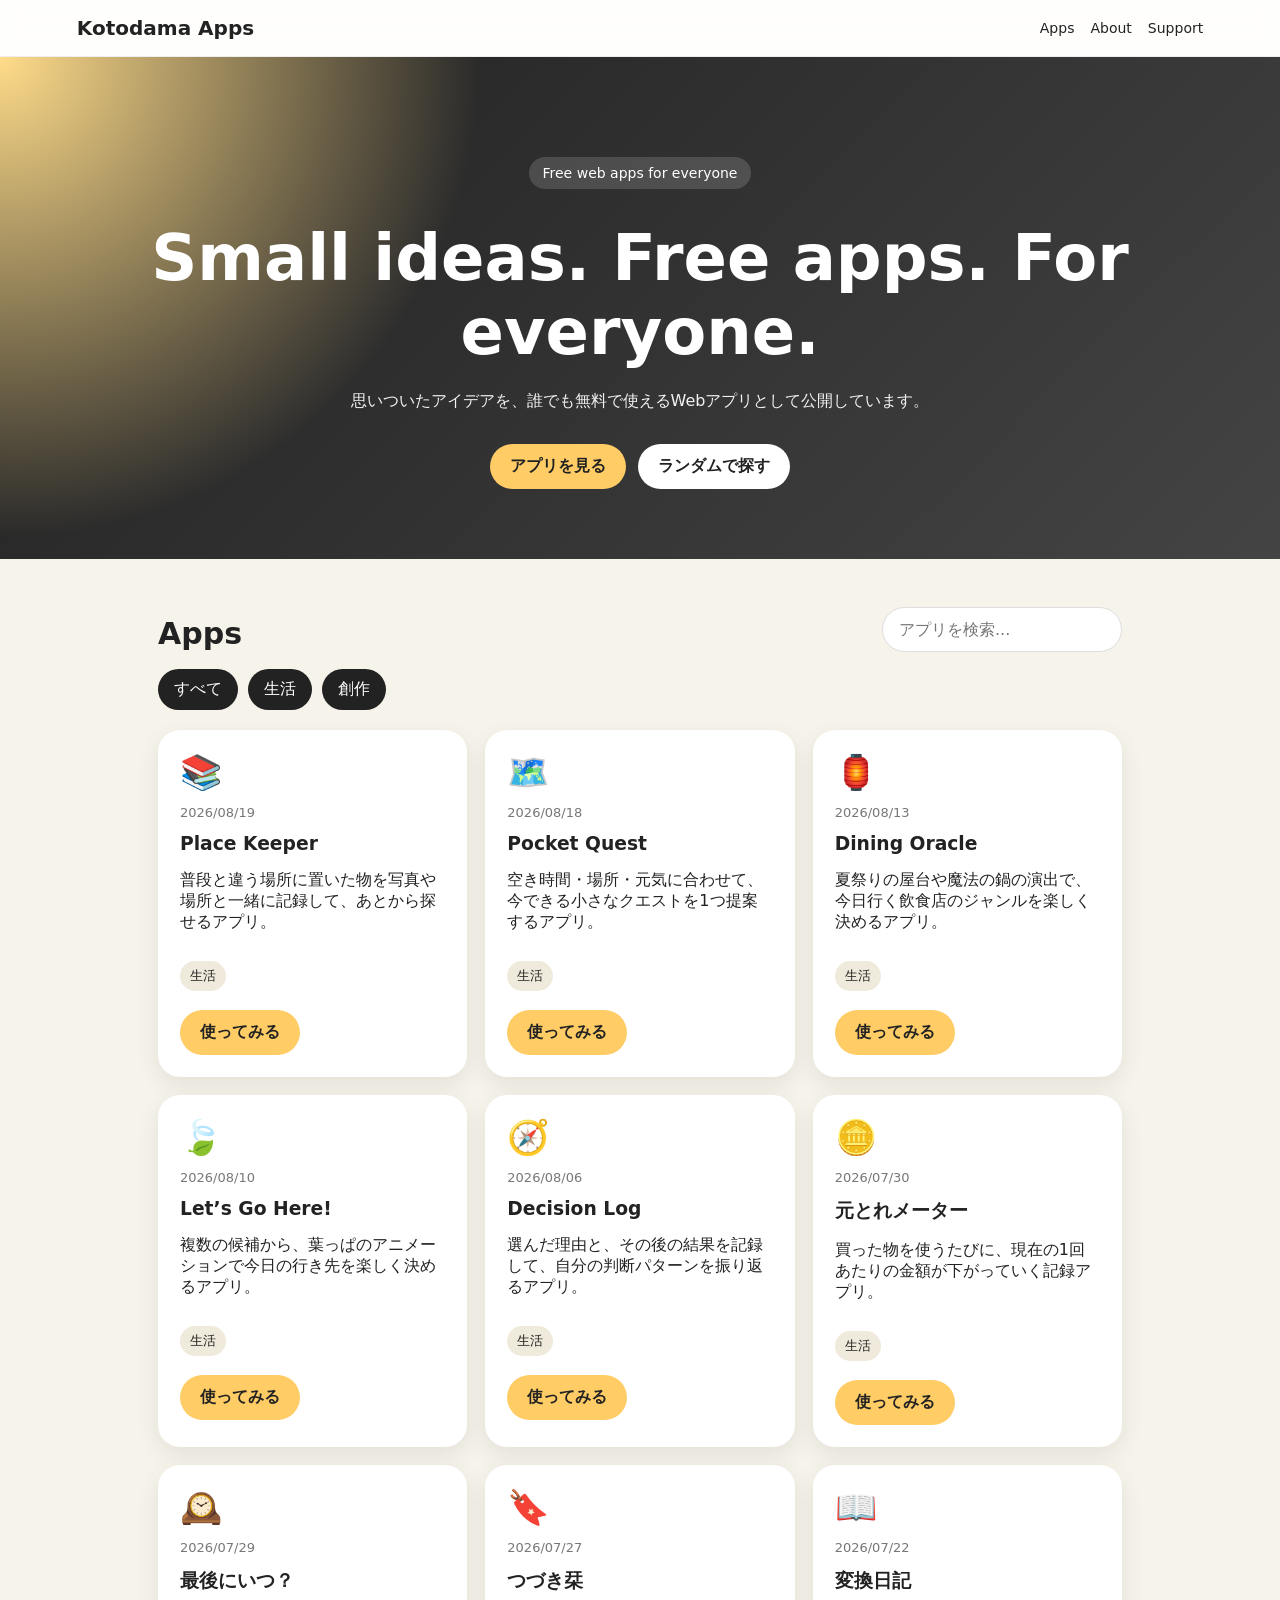
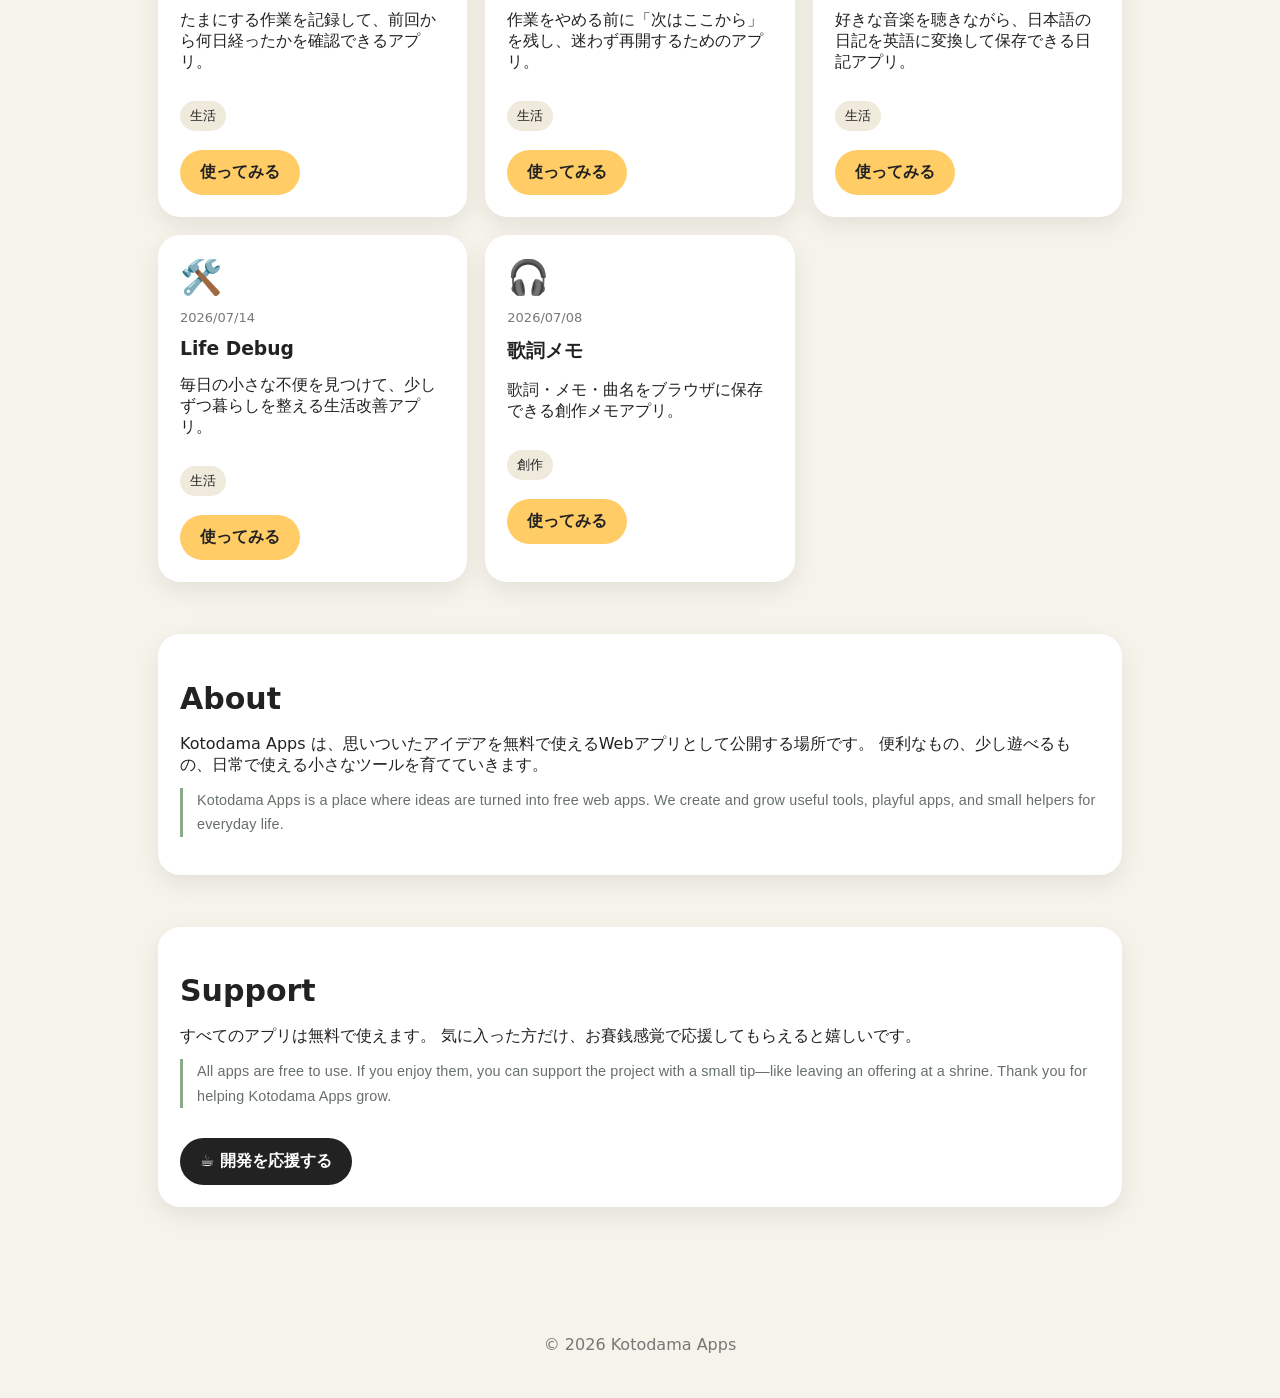
<file: index.html>
<!DOCTYPE html>
<html lang="ja">

<head>
  <meta charset="UTF-8" />
  <meta name="viewport" content="width=device-width, initial-scale=1.0" />

  <!-- NEW: Google Analytics -->
  <script async src="https://www.googletagmanager.com/gtag/js?id=G-LP8G7KDMSQ"></script>
  <!-- OGP -->
  <meta property="og:type" content="website">
  <meta property="og:site_name" content="Kotodama Apps">
  <meta property="og:title" content="Kotodama Apps | 思いつきを、カタチに。">
  <meta property="og:description" content="思いつきを無料で使えるWebアプリへ。日常に役立つ便利なツールを公開しています。">
  <meta property="og:url" content="https://kotodama12.github.io/kotodama-apps/">
  <meta property="og:image" content="https://kotodama12.github.io/kotodama-apps/ogp.png">

  <meta name="twitter:card" content="summary_large_image">
  <meta name="twitter:title" content="Kotodama Apps | 思いつきを、カタチに。">
  <meta name="twitter:description" content="思いつきを無料で使えるWebアプリへ。">
  <meta name="twitter:image" content="https://kotodama12.github.io/kotodama-apps/ogp.png">

  <script>
    window.dataLayer = window.dataLayer || [];

    function gtag() {
      dataLayer.push(arguments);
    }

    gtag("js", new Date());
    gtag("config", "G-LP8G7KDMSQ");
  </script>

  <!-- NEW: SEO Meta Tags -->
  <meta name="description" content="Kotodama Appsは、無料で使える便利なWebアプリを公開しています。日常で役立つツールやアイデアアプリをブラウザですぐ利用できます。">

  <meta name="keywords" content="Kotodama Apps,無料アプリ,Webアプリ,便利ツール,ブラウザアプリ,日常ツール">

  <meta name="author" content="Kotodama Apps">

  <meta name="robots" content="index, follow">

  <link rel="canonical" href="https://kotodama12.github.io/kotodama-apps/">

  <title>Kotodama Apps</title>

  <link rel="icon" type="image/png" href="favicon.png">

  <link rel="stylesheet" href="style.css" />
</head>

<body>

  <header class="site-header">
    <div class="logo" id="siteLogo">Kotodama Apps</div>

    <nav>
      <a href="#apps">Apps</a>
      <a href="#about">About</a>
      <a href="#support">Support</a>
    </nav>
  </header>

  <section class="hero">
    <p class="badge" id="siteBadge"></p>

    <h1 id="siteSlogan"></h1>

    <p class="lead" id="siteDescription"></p>

    <div class="hero-buttons">
      <a href="#apps" class="btn primary">
        アプリを見る
      </a>

      <button type="button" class="btn secondary" id="randomBtn">
        ランダムで探す
      </button>
    </div>
  </section>

  <main>

    <section class="section" id="apps">
      <div class="section-head">
        <h2>Apps</h2>

        <input id="searchInput" type="text" placeholder="アプリを検索..." />
      </div>

      <div class="categories" id="categoryButtons"></div>

      <div id="appList" class="app-grid"></div>
    </section>

    <section class="section about" id="about">
      <h2>About</h2>
      <p>
        Kotodama Apps は、思いついたアイデアを無料で使えるWebアプリとして公開する場所です。
        便利なもの、少し遊べるもの、日常で使える小さなツールを育てていきます。

        <span class="english-text" lang="en">
          Kotodama Apps is a place where ideas are turned into free web apps.
          We create and grow useful tools, playful apps, and small helpers for everyday life.
        </span>
      </p>
    </section>

    <section class="section support" id="support">
      <h2>Support</h2>

      <p>
        すべてのアプリは無料で使えます。
        気に入った方だけ、お賽銭感覚で応援してもらえると嬉しいです。

        <span class="english-text" lang="en">
          All apps are free to use.
          If you enjoy them, you can support the project with a small tip—like leaving an offering at a shrine.
          Thank you for helping Kotodama Apps grow.
        </span>
      </p>

      <button type="button" class="support-button" id="openSupportModal">
        ☕ 開発を応援する
      </button>
    </section>

  </main>

  <footer>
    <p id="footerText"></p>
  </footer>

  <div class="support-modal" id="supportModal" aria-hidden="true">
    <div class="support-modal__overlay" id="supportModalOverlay"></div>

    <div class="support-modal__content" role="dialog" aria-modal="true" aria-labelledby="supportModalTitle">
      <button type="button" class="support-modal__close" id="closeSupportModal" aria-label="応援画面を閉じる">
        ×
      </button>

      <div class="support-modal__icon">
        ⛩️
      </div>

      <p class="support-modal__label">
        Support Kotodama Apps
      </p>

      <h2 id="supportModalTitle">
        開発を応援していただけますか？
      </h2>

      <p class="support-modal__message">
        Kotodama Appsは、誰でも無料で使える小さなWebアプリを公開しています。
      </p>

      <p class="support-modal__message">
        いただいた応援は、新しいアプリの制作や機能改善に活用します。
      </p>

      <p class="support-modal__note">
        支援金額はStripeの画面で自由に選択できます。
      </p>

      <div class="support-modal__actions">

        <a href="https://buy.stripe.com/7sYaEX3Sgac13s07sGcAo00" class="support-modal__stripe-button" target="_blank"
          rel="noopener noreferrer" id="stripeSupportLink">
          🎁 Stripeで応援する
        </a>

        <button type="button" class="support-modal__cancel" id="cancelSupportModal">
          今は閉じる
        </button>

      </div>

      <p class="support-modal__security">
        🔒 決済はStripeの安全なページで行われます
      </p>
    </div>
  </div>

  <script src="config.js"></script>
  <script src="apps.js"></script>
  <script src="script.js"></script>

</body>

</html>
</file>
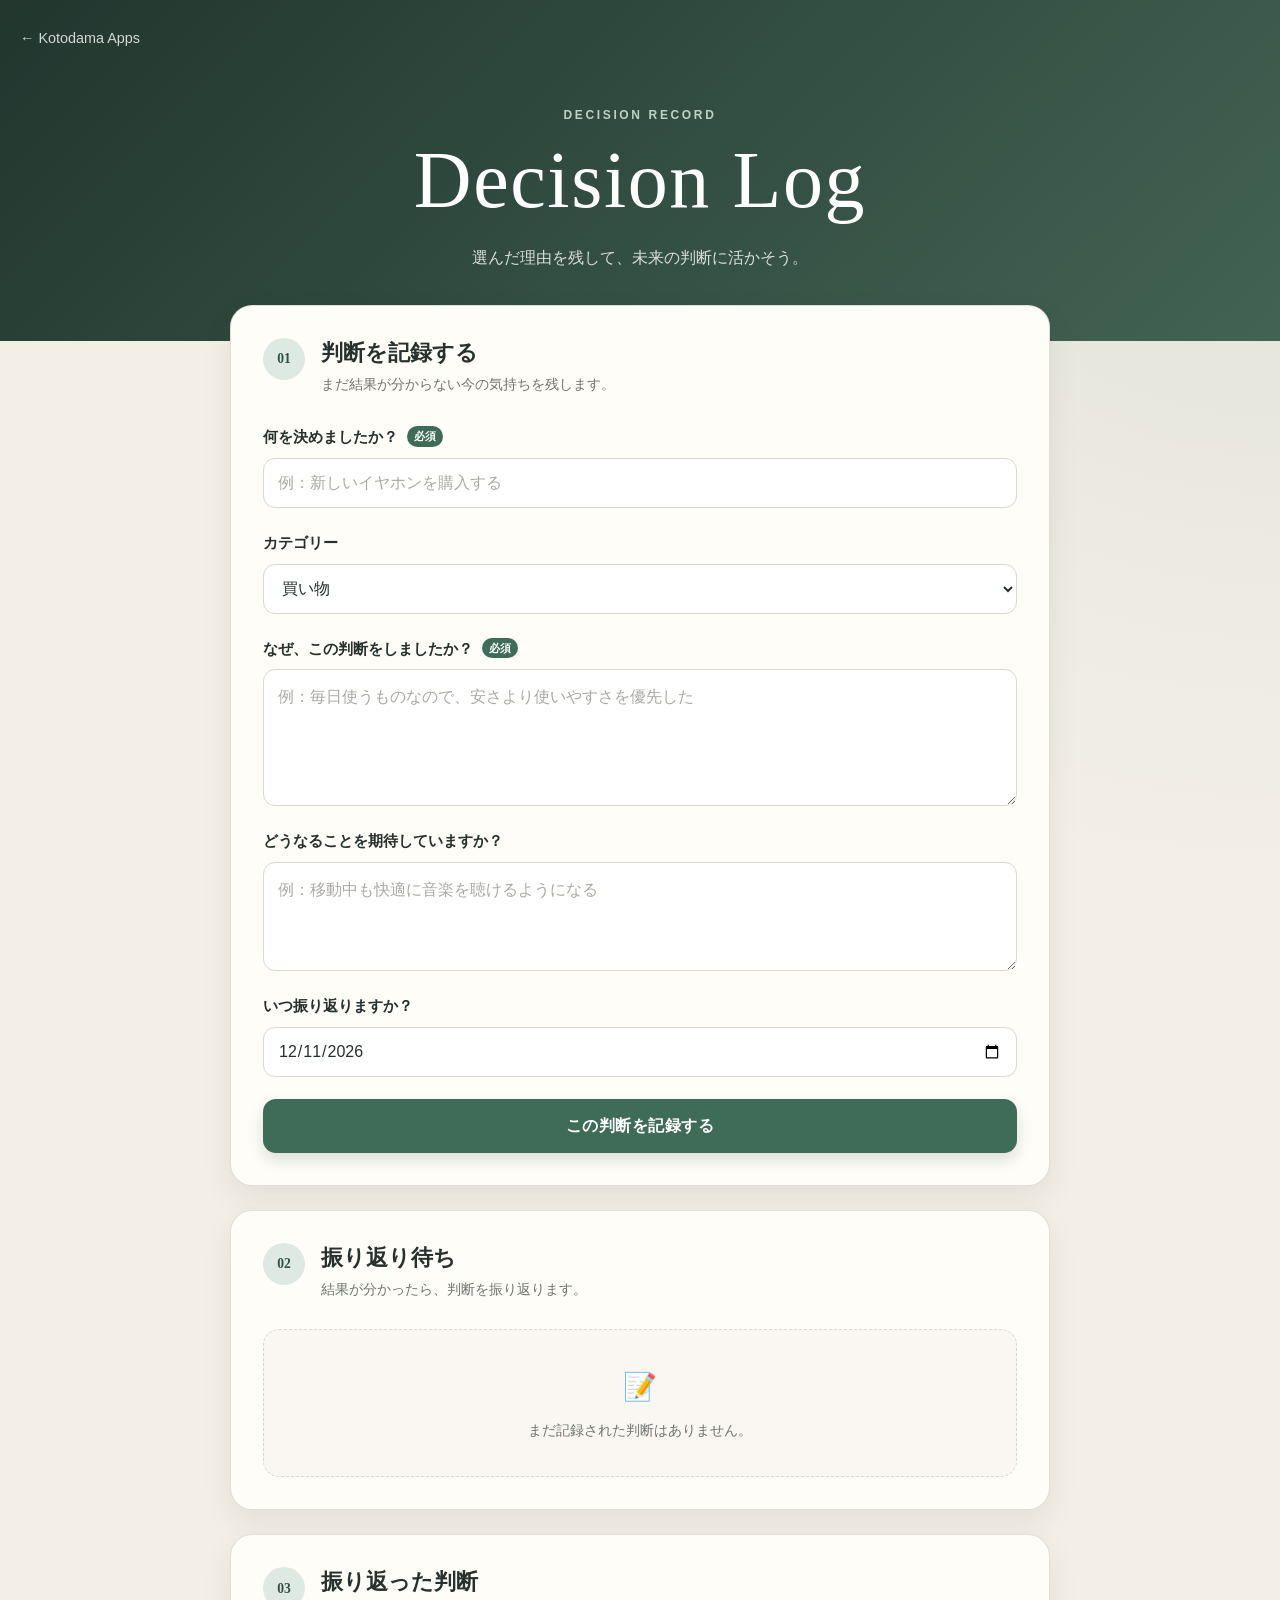
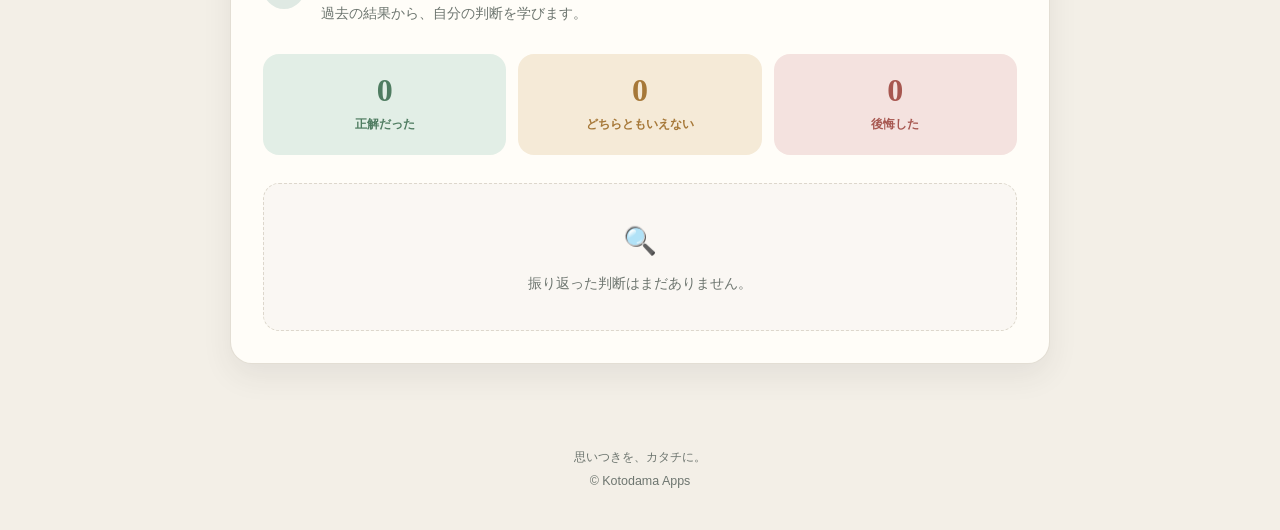
<file: apps/decision-log/index.html>
<!DOCTYPE html>
<html lang="ja">

<head>
  <meta charset="UTF-8">
  <meta name="viewport" content="width=device-width, initial-scale=1.0">

  <title>Decision Log | Kotodama Apps</title>

  <meta name="description" content="選んだ理由と、その後の結果を記録して、自分の判断パターンを振り返るアプリ。">

  <link rel="stylesheet" href="style.css">
</head>

<body>

  <!-- =========================
       ヘッダー
  ========================== -->
  <header class="app-header">
    <a href="../../" class="back-link">← Kotodama Apps</a>

    <div class="header-content">
      <p class="app-label">DECISION RECORD</p>
      <h1>Decision Log</h1>
      <p class="app-subtitle">
        選んだ理由を残して、未来の判断に活かそう。
      </p>
    </div>
  </header>

  <main>

    <!-- =========================
         判断の入力フォーム
    ========================== -->
    <section class="card form-section">

      <div class="section-heading">
        <span class="section-number">01</span>

        <div>
          <h2>判断を記録する</h2>
          <p>まだ結果が分からない今の気持ちを残します。</p>
        </div>
      </div>

      <form id="decisionForm">

        <div class="form-group">
          <label for="decisionTitle">
            何を決めましたか？
            <span class="required">必須</span>
          </label>

          <input type="text" id="decisionTitle" name="decisionTitle" placeholder="例：新しいイヤホンを購入する" maxlength="60"
            required>
        </div>

        <div class="form-group">
          <label for="decisionCategory">カテゴリー</label>

          <select id="decisionCategory" name="decisionCategory">
            <option value="買い物">買い物</option>
            <option value="仕事・勉強">仕事・勉強</option>
            <option value="人間関係">人間関係</option>
            <option value="予定">予定</option>
            <option value="契約">契約</option>
            <option value="生活">生活</option>
            <option value="その他">その他</option>
          </select>
        </div>

        <div class="form-group">
          <label for="decisionReason">
            なぜ、この判断をしましたか？
            <span class="required">必須</span>
          </label>

          <textarea id="decisionReason" name="decisionReason" rows="4" placeholder="例：毎日使うものなので、安さより使いやすさを優先した"
            maxlength="300" required></textarea>
        </div>

        <div class="form-group">
          <label for="expectedResult">どうなることを期待していますか？</label>

          <textarea id="expectedResult" name="expectedResult" rows="3" placeholder="例：移動中も快適に音楽を聴けるようになる"
            maxlength="200"></textarea>
        </div>

        <div class="form-group">
          <label for="reviewDate">いつ振り返りますか？</label>

          <input type="date" id="reviewDate" name="reviewDate">
        </div>

        <button type="submit" class="primary-button">
          この判断を記録する
        </button>

      </form>
    </section>

    <!-- =========================
         振り返り待ち
    ========================== -->
    <section class="card">

      <div class="section-heading">
        <span class="section-number">02</span>

        <div>
          <h2>振り返り待ち</h2>
          <p>結果が分かったら、判断を振り返ります。</p>
        </div>
      </div>

      <div id="pendingList" class="decision-list">

        <div class="empty-message">
          <span class="empty-icon">📝</span>
          <p>まだ記録された判断はありません。</p>
        </div>

      </div>
    </section>

    <!-- =========================
         判断の記録
    ========================== -->
    <section class="card">

      <div class="section-heading">
        <span class="section-number">03</span>

        <div>
          <h2>振り返った判断</h2>
          <p>過去の結果から、自分の判断を学びます。</p>
        </div>
      </div>

      <div class="summary-grid">

        <div class="summary-item success">
          <span id="goodCount" class="summary-number">0</span>
          <span class="summary-label">正解だった</span>
        </div>

        <div class="summary-item neutral">
          <span id="neutralCount" class="summary-number">0</span>
          <span class="summary-label">どちらともいえない</span>
        </div>

        <div class="summary-item regret">
          <span id="regretCount" class="summary-number">0</span>
          <span class="summary-label">後悔した</span>
        </div>

      </div>

      <div id="reviewedList" class="decision-list">

        <div class="empty-message">
          <span class="empty-icon">🔍</span>
          <p>振り返った判断はまだありません。</p>
        </div>

      </div>
    </section>

  </main>

  <!-- =========================
       振り返りモーダル
  ========================== -->
  <div id="reviewModal" class="modal" aria-hidden="true">

    <div class="modal-overlay" data-close-modal></div>

    <div class="modal-content" role="dialog" aria-modal="true" aria-labelledby="reviewModalTitle">

      <button type="button" class="modal-close" aria-label="振り返り画面を閉じる" data-close-modal>
        ×
      </button>

      <p class="modal-label">REVIEW</p>
      <h2 id="reviewModalTitle">この判断を振り返る</h2>

      <p id="reviewDecisionTitle" class="review-decision-title"></p>

      <form id="reviewForm">

        <input type="hidden" id="reviewDecisionId">

        <fieldset class="result-fieldset">
          <legend>結果はどうでしたか？</legend>

          <div class="result-options">

            <label class="result-option good">
              <input type="radio" name="reviewResult" value="good" required>
              <span>正解だった</span>
            </label>

            <label class="result-option neutral">
              <input type="radio" name="reviewResult" value="neutral">
              <span>どちらともいえない</span>
            </label>

            <label class="result-option regret">
              <input type="radio" name="reviewResult" value="regret">
              <span>後悔した</span>
            </label>

          </div>
        </fieldset>

        <div class="form-group">
          <label for="reviewNote">
            結果と、そこから学んだこと
          </label>

          <textarea id="reviewNote" name="reviewNote" rows="5" placeholder="例：値段だけでなく、毎日使うかどうかを考えることが大切だった"
            maxlength="400"></textarea>
        </div>

        <button type="submit" class="primary-button">
          振り返りを保存する
        </button>

      </form>

    </div>
  </div>

  <footer>
    <p>思いつきを、カタチに。</p>
    <p>© Kotodama Apps</p>
  </footer>

  <script src="script.js"></script>

</body>

</html>
</file>
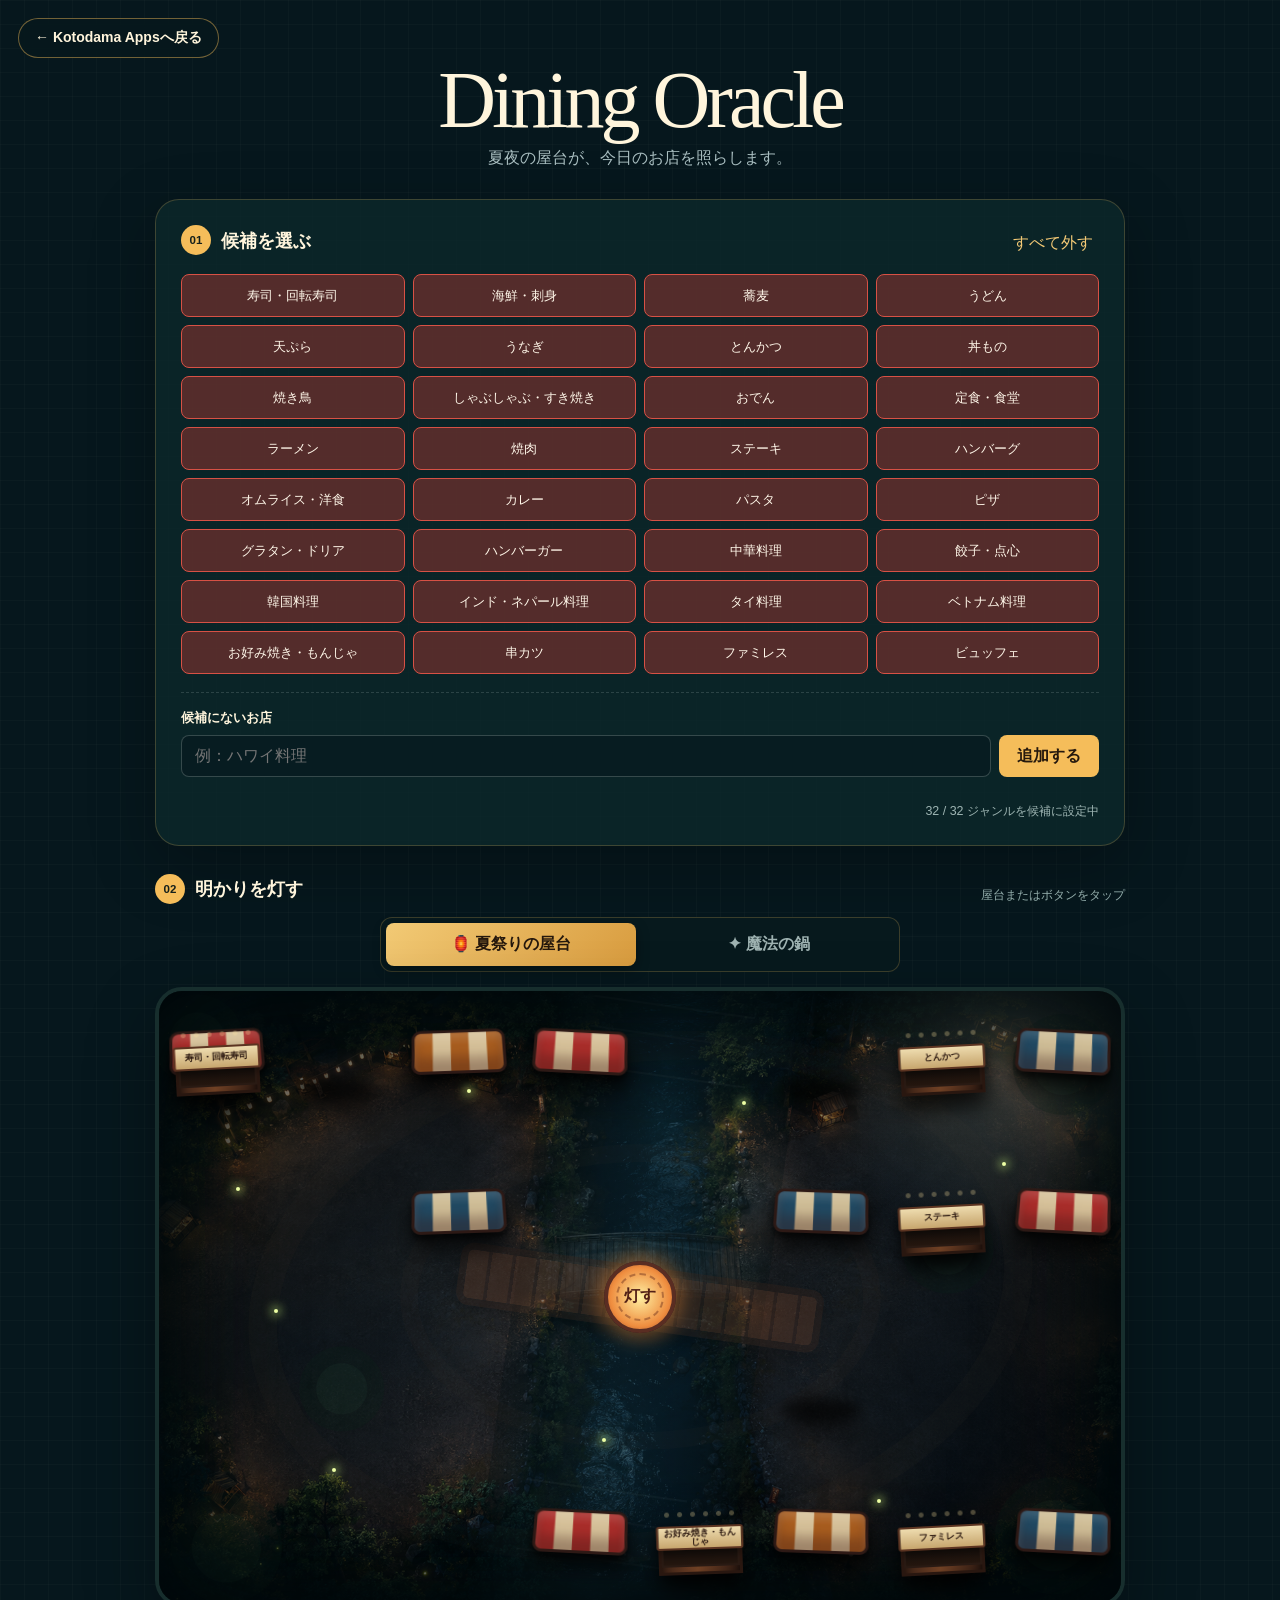
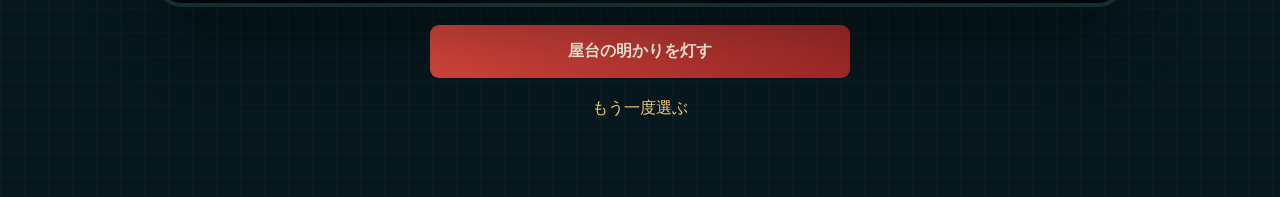
<file: apps/dining-oracle/index.html>
<!DOCTYPE html>
<html lang="ja">

<head>
  <meta charset="UTF-8">
  <meta name="viewport" content="width=device-width,initial-scale=1">
  <meta name="theme-color" content="#081d24">
  <title>Dining Oracle | 飲食店ガチャ</title>
  <link rel="stylesheet" href="style.css">
</head>

<body>
  <a href="../../" style="
    position: fixed;
    top: 18px;
    left: 18px;
    z-index: 100;
    padding: 10px 16px;
    border: 1px solid rgba(245, 189, 90, 0.45);
    border-radius: 999px;
    color: #fff5dc;
    background: rgba(7, 25, 29, 0.88);
    text-decoration: none;
    font-size: 14px;
    font-weight: bold;
    backdrop-filter: blur(8px);
  ">
    ← Kotodama Appsへ戻る
  </a>
  <main class="app-shell">
    <header class="hero">
      <h1>Dining Oracle</h1>
      <p>夏夜の屋台が、今日のお店を照らします。</p>
    </header>
    <section class="selector">
      <div class="section-title">
        <div><span>01</span>
          <h2>候補を選ぶ</h2>
        </div><button id="toggleAll" type="button">すべて外す</button>
      </div>
      <div id="categoryGrid" class="category-grid"></div>
      <form id="customCategoryForm" class="custom-form"><label for="customCategoryInput">候補にないお店</label>
        <div><input id="customCategoryInput" maxlength="24" placeholder="例：ハワイ料理"
            autocomplete="off"><button>追加する</button></div>
        <p id="customCategoryMessage" aria-live="polite"></p>
      </form>
      <p id="selectionCount" class="count" aria-live="polite"></p>
    </section>
    <section class="draw-section">
      <div class="section-title draw-title">
        <div><span>02</span>
          <h2>明かりを灯す</h2>
        </div>
        <p>屋台またはボタンをタップ</p>
      </div>
      <div class="festival-map" id="festivalMap">
        <div class="moonlight"></div>
        <div class="river"><i></i><i></i><i></i></div>
        <div class="bridge"></div>
        <div class="path path-one"></div>
        <div class="path path-two"></div>
        <div class="trees"></div>
        <div class="fireflies"><i></i><i></i><i></i><i></i><i></i><i></i><i></i><i></i></div>
        <div class="stalls" id="stalls"></div><button class="center-lantern" id="mapButton"
          type="button"><i></i><span>灯す</span></button>
        <div class="result-board" aria-live="assertive"><small>TONIGHT'S DESTINATION</small><strong
            id="resultText">？？？</strong><span id="resultHint">祭りの明かりに聞いてみよう</span></div>
      </div><button id="drawButton" class="draw-button">屋台の明かりを灯す</button><button id="retryButton" class="retry-button"
        hidden>もう一度選ぶ</button>
    </section>
  </main>
  <script src="script.js"></script>
</body>

</html>
</file>
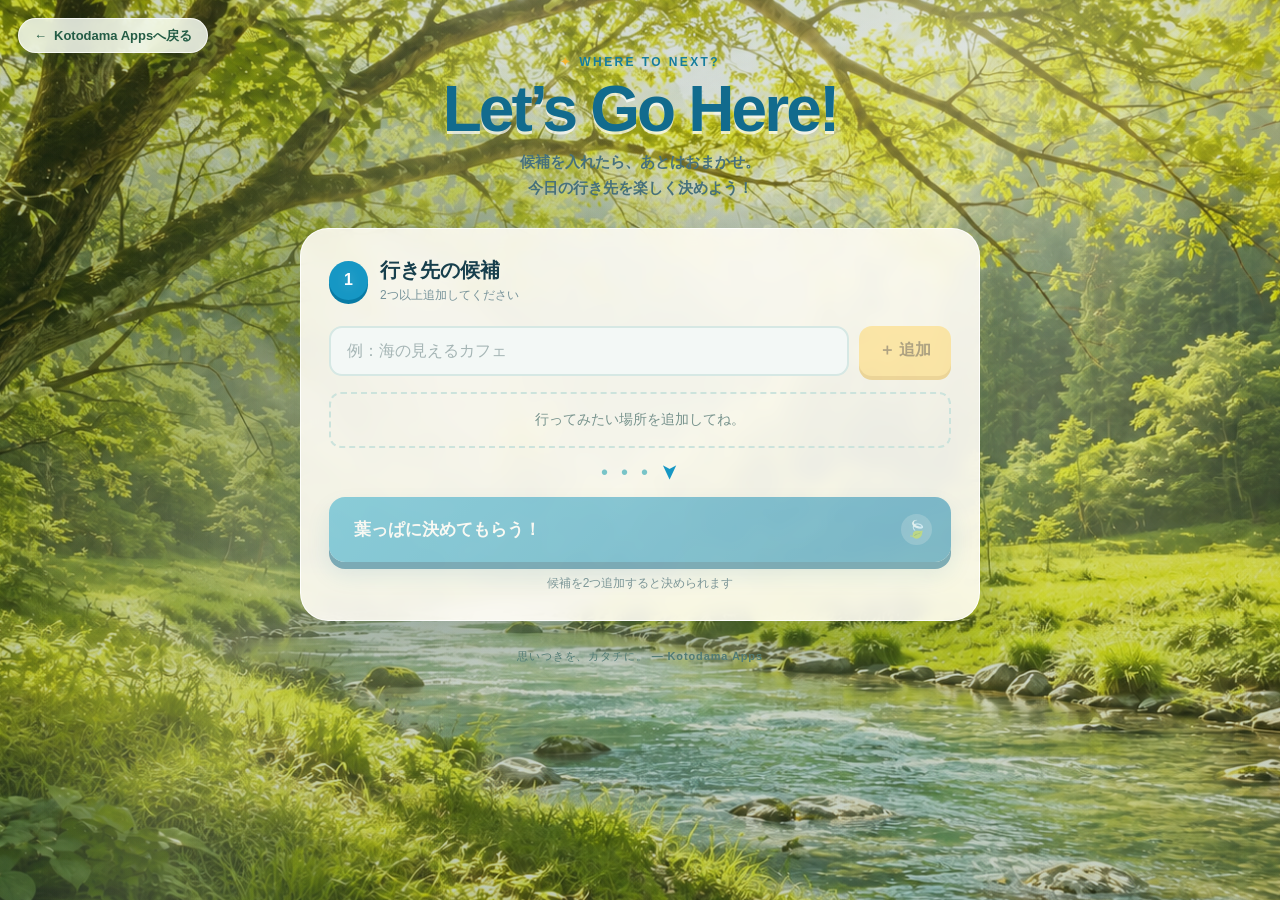
<file: apps/Let’s Go Here/index.html>
<!DOCTYPE html>
<html lang="ja">

<head>
  <meta charset="UTF-8">
  <meta name="viewport" content="width=device-width, initial-scale=1.0">
  <meta name="description" content="候補の中から今日の行き先を楽しく決めるアプリ。">
  <title>Let’s Go Here!</title>
  <link rel="stylesheet" href="style.css">
</head>

<body>
  <main>
    <a class="back-to-kotodama" href="../../" aria-label="Kotodama Appsのメインページに戻る">
      <span aria-hidden="true">←</span> Kotodama Appsへ戻る
    </a>

    <div class="nature-background" aria-hidden="true">
      <div class="sun-halo"></div>
      <div class="sun-rays"><i></i><i></i><i></i></div>
      <div class="far-forest"><i></i><i></i><i></i><i></i><i></i><i></i></div>
      <div class="river">
        <span></span><span></span><span></span><span></span>
      </div>
      <div class="river-bank bank-left"></div>
      <div class="river-bank bank-right"></div>
      <div class="canopy-shadow shadow-one"></div>
      <div class="canopy-shadow shadow-two"></div>
      <div class="floating-leaf leaf-a"></div>
      <div class="floating-leaf leaf-b"></div>
      <div class="floating-leaf leaf-c"></div>
    </div>

    <section id="treeScene" class="tree-scene" role="dialog" aria-modal="true" aria-label="行き先の抽選結果" hidden>
      <div class="scene-sunlight" aria-hidden="true"><i></i><i></i><i></i></div>
      <div class="scene-river" aria-hidden="true"><i></i><i></i><i></i></div>
      <div class="scene-bank scene-bank-left" aria-hidden="true"></div>
      <div class="scene-bank scene-bank-right" aria-hidden="true"></div>
      <div class="tree-crown" aria-hidden="true">
        <i></i><i></i><i></i><i></i><i></i>
      </div>
      <div class="tree-trunk" aria-hidden="true"></div>
      <div class="tree-ground-shadow" aria-hidden="true"></div>
      <div class="ambient-leaves" aria-hidden="true">
        <i></i><i></i><i></i><i></i><i></i><i></i>
      </div>

      <p id="treeMessage" class="tree-message">木が行き先を選んでいます…</p>

      <div class="chosen-leaf">
        <div class="leaf-vein" aria-hidden="true"></div>
        <div class="leaf-answer">
          <small>LET’S GO HERE!</small>
          <strong id="resultPlace"></strong>
        </div>
      </div>

      <div id="resultActions" class="result-actions" hidden>
        <p>葉っぱが選んだ場所へ、いってらっしゃい！</p>
        <button id="backButton" type="button">候補画面に戻る</button>
      </div>
    </section>

    <div class="app-shell">
      <header>
        <div class="eyebrow"><span>✦</span> WHERE TO NEXT?</div>
        <h1>Let’s Go Here!</h1>
        <p>候補を入れたら、あとはおまかせ。<br>今日の行き先を楽しく決めよう！</p>
      </header>

      <section class="card" aria-labelledby="placeHeading">
        <div class="step-heading">
          <span class="step-number">1</span>
          <div>
            <h2 id="placeHeading">行き先の候補</h2>
            <p>2つ以上追加してください</p>
          </div>
        </div>

        <form id="placeForm" class="add-form">
          <input id="placeInput" type="text" placeholder="例：海の見えるカフェ" aria-label="行き先候補" autocomplete="off">
          <button id="addButton" class="add-button" type="submit" disabled>＋ 追加</button>
        </form>

        <div id="placeList" class="place-list" aria-live="polite"></div>
        <p id="emptyMessage" class="empty-message">行ってみたい場所を追加してね。</p>

        <div class="route" aria-hidden="true"><span>•</span><span>•</span><span>•</span><span>➤</span></div>

        <button id="decideButton" class="decide-button" type="button" disabled>
          <span>葉っぱに決めてもらう！</span>
          <b>🍃</b>
        </button>
        <p id="hint" class="hint">候補を2つ追加すると決められます</p>
      </section>

      <footer>思いつきを、カタチに。 <span>— Kotodama Apps</span></footer>
    </div>
  </main>

  <script src="script.js"></script>
</body>

</html>
</file>
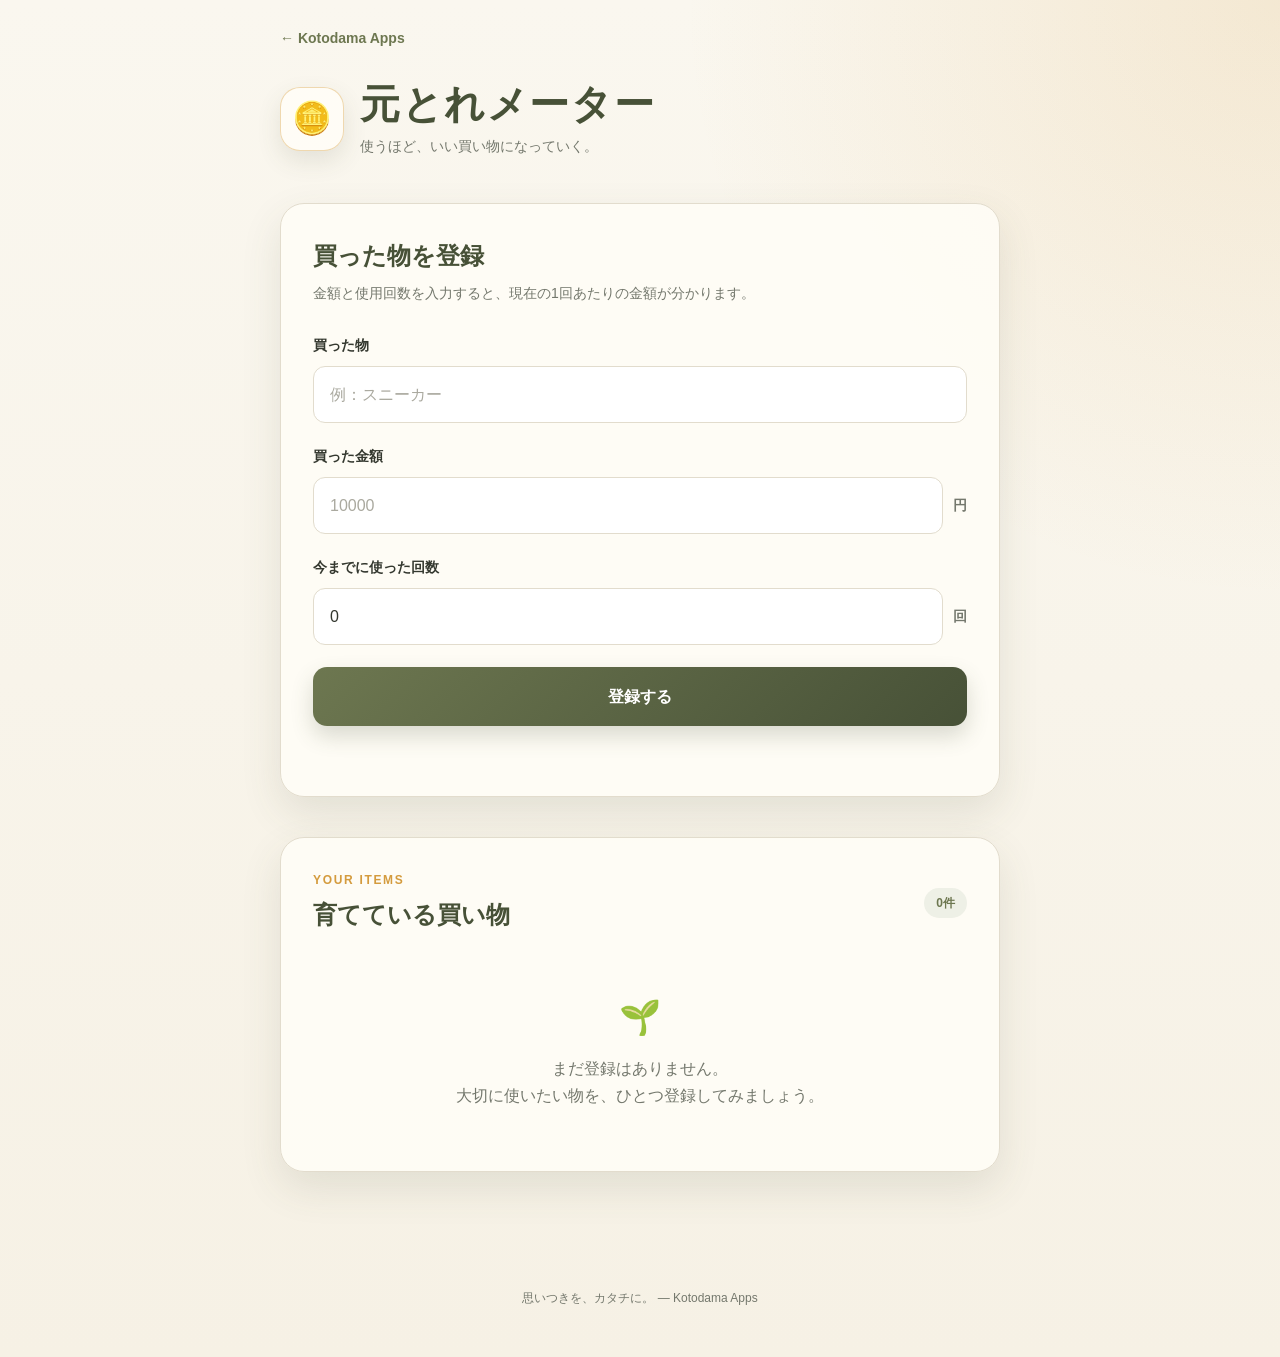
<file: apps/moto-tore-meter/index.html>
<!DOCTYPE html>
<html lang="ja">

<head>
  <meta charset="UTF-8" />
  <meta name="viewport" content="width=device-width, initial-scale=1.0" />

  <title>元とれメーター | Kotodama Apps</title>

  <meta name="description" content="買った物を使うたびに、1回あたりの金額が下がっていく記録アプリです。" />

  <link rel="stylesheet" href="style.css" />
</head>

<body>

  <!-- =========================
       ヘッダー
  ========================== -->
  <header class="app-header">

    <a href="../../" class="back-link">
      ← Kotodama Apps
    </a>

    <div class="title-area">

      <span class="app-icon">🪙</span>

      <div>
        <h1>元とれメーター</h1>

        <p>
          使うほど、いい買い物になっていく。
        </p>
      </div>

    </div>

  </header>


  <!-- =========================
       メイン
  ========================== -->
  <main class="app-container">

    <!-- 買った物を登録 -->
    <section class="register-section">

      <h2>買った物を登録</h2>

      <p class="section-description">
        金額と使用回数を入力すると、現在の1回あたりの金額が分かります。
      </p>

      <form id="itemForm">

        <div class="form-group">

          <label for="itemName">
            買った物
          </label>

          <input id="itemName" name="itemName" type="text" placeholder="例：スニーカー" required />

        </div>

        <div class="form-group">

          <label for="purchasePrice">
            買った金額
          </label>

          <div class="price-input">

            <input id="purchasePrice" name="purchasePrice" type="number" min="1" step="1" inputmode="numeric"
              placeholder="10000" required />

            <span>円</span>

          </div>

        </div>

        <div class="form-group">

          <label for="usageCount">
            今までに使った回数
          </label>

          <div class="count-input">

            <input id="usageCount" name="usageCount" type="number" min="0" step="1" inputmode="numeric" value="0"
              required />

            <span>回</span>

          </div>

        </div>

        <button class="save-button" type="submit">
          登録する
        </button>

      </form>

      <p id="saveMessage" class="save-message" aria-live="polite"></p>

    </section>


    <!-- 登録した物の一覧 -->
    <section class="items-section">

      <div class="section-heading">

        <div>

          <p class="section-label">
            YOUR ITEMS
          </p>

          <h2>育てている買い物</h2>

        </div>

        <p id="itemCount" class="item-count">
          0件
        </p>

      </div>


      <!-- 登録がないとき -->
      <div id="emptyMessage" class="empty-message">

        <span class="empty-icon">🌱</span>

        <p>
          まだ登録はありません。<br />
          大切に使いたい物を、ひとつ登録してみましょう。
        </p>

      </div>


      <!-- JavaScriptでカードを表示する場所 -->
      <div id="itemList" class="item-list" hidden></div>

    </section>

  </main>


  <!-- =========================
       フッター
  ========================== -->
  <footer class="app-footer">

    <p>
      思いつきを、カタチに。 — Kotodama Apps
    </p>

  </footer>


  <!-- =========================
       JavaScript
  ========================== -->
  <script src="script.js"></script>

</body>

</html>
</file>
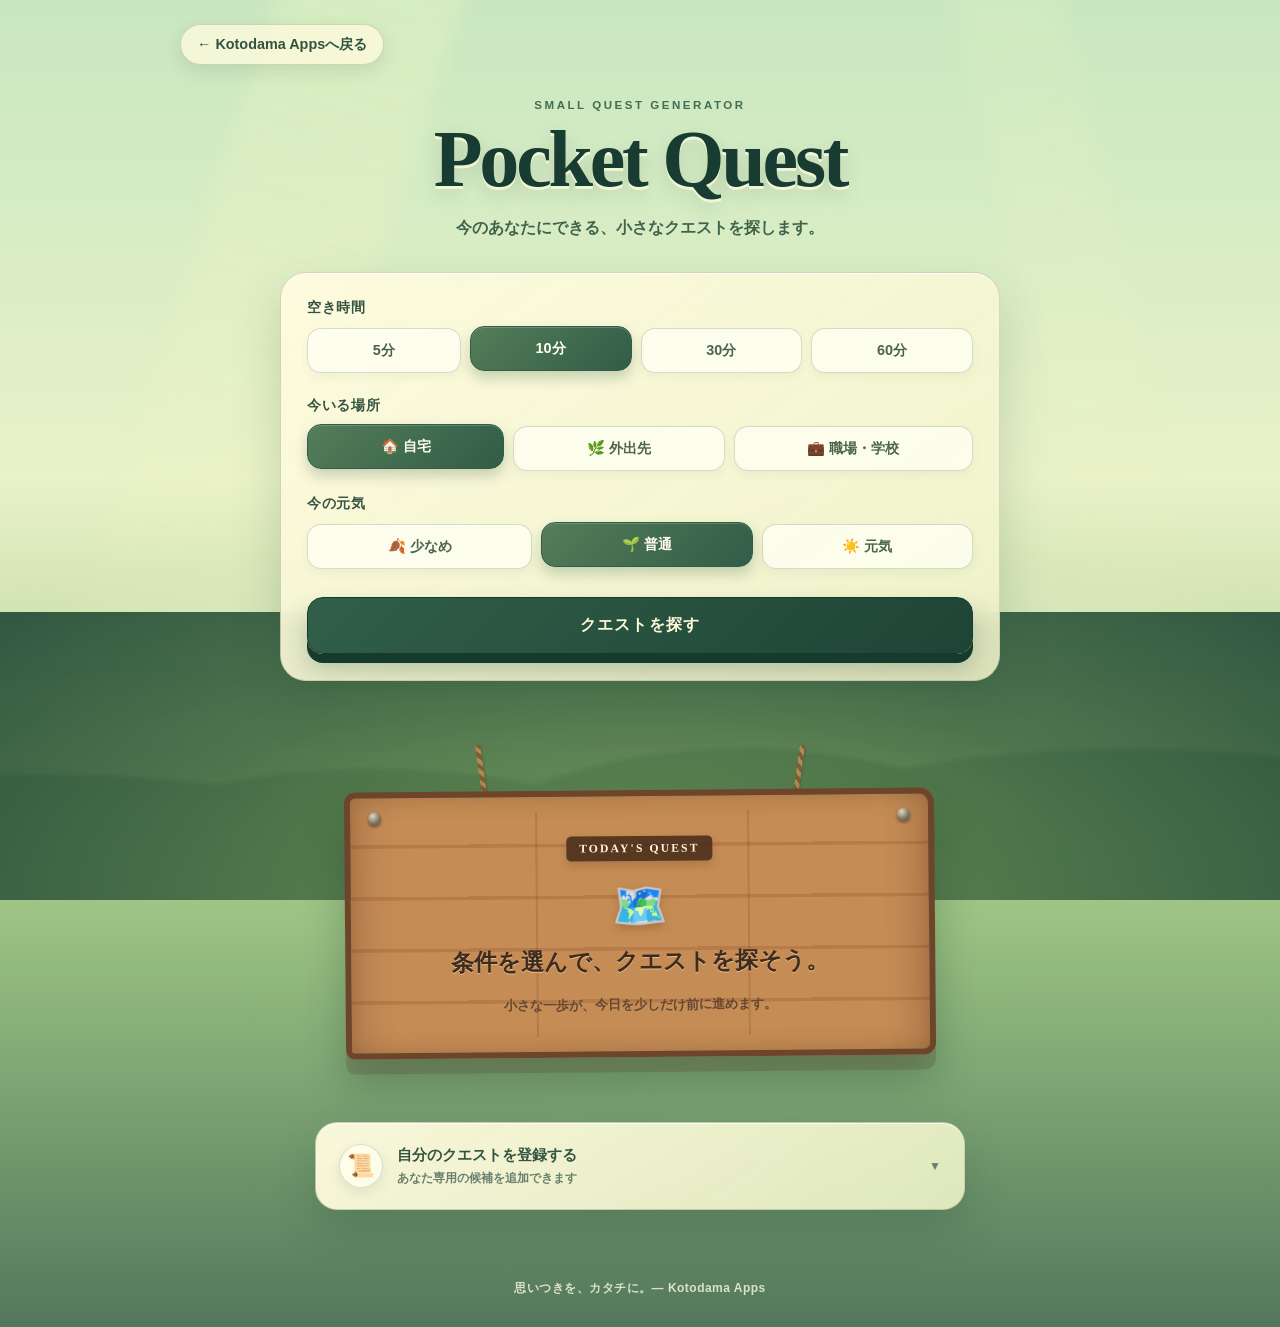
<file: apps/pocket-quest/index.html>
<!DOCTYPE html>
<html lang="ja">

<head>
  <meta charset="UTF-8">
  <meta name="viewport" content="width=device-width, initial-scale=1.0">

  <title>Pocket Quest | Kotodama Apps</title>

  <meta name="description" content="空き時間・場所・元気に合わせて、今できる小さなクエストを1つ提案するアプリ。">

  <link rel="stylesheet" href="style.css">
</head>

<body>
  <div class="forest-background">
    <div class="sunlight sunlight-one"></div>
    <div class="sunlight sunlight-two"></div>
    <div class="forest-mist"></div>
  </div>

  <header class="app-header">
    <a href="../../index.html" class="home-link">
      ← Kotodama Appsへ戻る
    </a>
  </header>

  <main class="app-container">
    <section class="hero-section">
      <p class="app-label">SMALL QUEST GENERATOR</p>

      <h1>Pocket Quest</h1>

      <p class="app-description">
        今のあなたにできる、小さなクエストを探します。
      </p>
    </section>

    <section class="quest-panel">
      <div class="condition-group">
        <p class="condition-title">空き時間</p>

        <div class="choice-list" id="timeChoices">
          <button type="button" class="choice-button" data-value="5">
            5分
          </button>

          <button type="button" class="choice-button selected" data-value="10">
            10分
          </button>

          <button type="button" class="choice-button" data-value="30">
            30分
          </button>

          <button type="button" class="choice-button" data-value="60">
            60分
          </button>
        </div>
      </div>

      <div class="condition-group">
        <p class="condition-title">今いる場所</p>

        <div class="choice-list" id="placeChoices">
          <button type="button" class="choice-button selected" data-value="home">
            🏠 自宅
          </button>

          <button type="button" class="choice-button" data-value="outside">
            🌿 外出先
          </button>

          <button type="button" class="choice-button" data-value="work">
            💼 職場・学校
          </button>
        </div>
      </div>

      <div class="condition-group">
        <p class="condition-title">今の元気</p>

        <div class="choice-list" id="energyChoices">
          <button type="button" class="choice-button" data-value="low">
            🍂 少なめ
          </button>

          <button type="button" class="choice-button selected" data-value="normal">
            🌱 普通
          </button>

          <button type="button" class="choice-button" data-value="high">
            ☀️ 元気
          </button>
        </div>
      </div>

      <button type="button" id="findQuestButton" class="find-quest-button">
        クエストを探す
      </button>
    </section>

    <section id="questResult" class="quest-result" aria-live="polite">
      <div class="board-rope board-rope-left"></div>
      <div class="board-rope board-rope-right"></div>

      <div class="quest-board">
        <div class="board-nail board-nail-left"></div>
        <div class="board-nail board-nail-right"></div>

        <p class="quest-label">TODAY'S QUEST</p>

        <div class="quest-icon" id="questIcon">
          🗺️
        </div>

        <p class="quest-text" id="questText">
          条件を選んで、クエストを探そう。
        </p>

        <p class="quest-info" id="questInfo">
          小さな一歩が、今日を少しだけ前に進めます。
        </p>
      </div>
    </section>

    <section id="resultActions" class="result-actions" hidden>
      <button type="button" id="retryButton" class="secondary-button">
        別のクエスト
      </button>

      <button type="button" id="completeButton" class="complete-button">
        クエスト完了！
      </button>
    </section>

    <p id="completeMessage" class="complete-message" hidden>
      QUEST COMPLETE！小さな冒険、おつかれさまでした。
    </p>

    <!-- =================================
         自分のクエスト
    ================================== -->

    <section class="custom-quest-section">
      <details class="custom-quest-details">
        <summary class="custom-quest-summary">
          <span class="summary-icon">📜</span>

          <span>
            <strong>自分のクエストを登録する</strong>
            <small>あなた専用の候補を追加できます</small>
          </span>

          <span class="summary-arrow">▼</span>
        </summary>

        <div class="custom-quest-content">
          <form id="customQuestForm">
            <div class="form-group">
              <label for="customQuestText">
                クエスト内容
              </label>

              <input type="text" id="customQuestText" maxlength="80" placeholder="例：読みかけの本を10ページ読もう" required>
            </div>

            <div class="custom-form-grid">
              <div class="form-group">
                <label for="customQuestTime">
                  必要な時間
                </label>

                <select id="customQuestTime" required>
                  <option value="5">5分</option>
                  <option value="10" selected>10分</option>
                  <option value="30">30分</option>
                  <option value="60">60分</option>
                </select>
              </div>

              <div class="form-group">
                <label for="customQuestPlace">
                  場所
                </label>

                <select id="customQuestPlace" required>
                  <option value="home">🏠 自宅</option>
                  <option value="outside">🌿 外出先</option>
                  <option value="work">💼 職場・学校</option>
                  <option value="anywhere">🗺️ どこでも</option>
                </select>
              </div>

              <div class="form-group">
                <label for="customQuestEnergy">
                  必要な元気
                </label>

                <select id="customQuestEnergy" required>
                  <option value="low">🍂 少なめ</option>
                  <option value="normal" selected>🌱 普通</option>
                  <option value="high">☀️ 元気</option>
                  <option value="any">✨ どの元気でも</option>
                </select>
              </div>
            </div>

            <button type="submit" class="add-quest-button">
              ＋ クエストを登録する
            </button>

            <p id="customQuestMessage" class="custom-quest-message" aria-live="polite"></p>
          </form>

          <div class="saved-quests-area">
            <div class="saved-quests-heading">
              <h2>登録したクエスト</h2>

              <span id="customQuestCount">
                0件
              </span>
            </div>

            <div id="customQuestList" class="custom-quest-list">
              <p class="empty-quest-message">
                まだ自分のクエストは登録されていません。
              </p>
            </div>
          </div>
        </div>
      </details>
    </section>
  </main>

  <footer class="app-footer">
    <p>思いつきを、カタチに。— Kotodama Apps</p>
  </footer>

  <script src="script.js"></script>
</body>

</html>
</file>
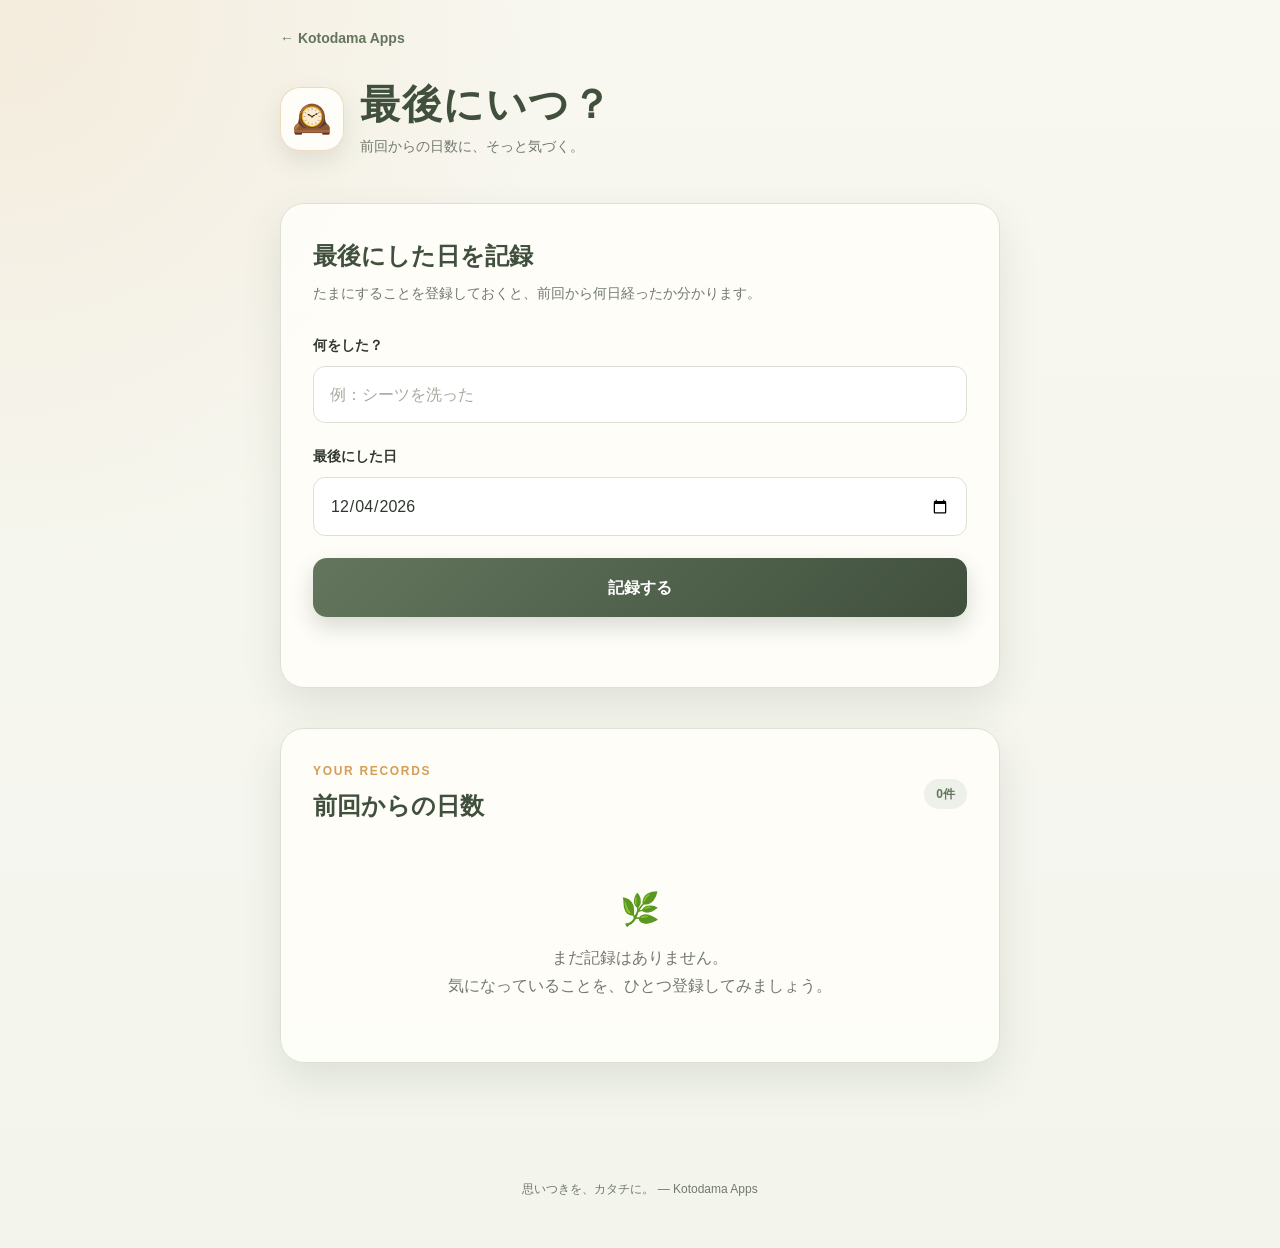
<file: apps/saigo-ni-itsu/index.html>
<!DOCTYPE html>
<html lang="ja">

<head>
  <meta charset="UTF-8" />
  <meta name="viewport" content="width=device-width, initial-scale=1.0" />

  <title>最後にいつ？ | Kotodama Apps</title>

  <meta name="description" content="たまにする作業について、前回から何日経ったかを確認できる記録アプリです。" />

  <link rel="stylesheet" href="style.css" />
</head>

<body>

  <!-- =========================
       ヘッダー
  ========================== -->
  <header class="app-header">

    <a href="../../" class="back-link">
      ← Kotodama Apps
    </a>

    <div class="title-area">

      <span class="app-icon">🕰️</span>

      <div>
        <h1>最後にいつ？</h1>

        <p>
          前回からの日数に、そっと気づく。
        </p>
      </div>

    </div>

  </header>


  <!-- =========================
       メイン
  ========================== -->
  <main class="app-container">

    <!-- 新しい記録 -->
    <section class="record-section">

      <h2>最後にした日を記録</h2>

      <p class="section-description">
        たまにすることを登録しておくと、前回から何日経ったか分かります。
      </p>

      <form id="recordForm">

        <div class="form-group">

          <label for="taskName">
            何をした？
          </label>

          <input id="taskName" name="taskName" type="text" placeholder="例：シーツを洗った" required />

        </div>

        <div class="form-group">

          <label for="lastDate">
            最後にした日
          </label>

          <input id="lastDate" name="lastDate" type="date" required />

        </div>

        <button class="save-button" type="submit">
          記録する
        </button>

      </form>

      <p id="saveMessage" class="save-message" aria-live="polite"></p>

    </section>


    <!-- 記録一覧 -->
    <section class="list-section">

      <div class="list-heading">

        <div>
          <p class="section-label">
            YOUR RECORDS
          </p>

          <h2>前回からの日数</h2>
        </div>

        <p id="recordCount" class="record-count">
          0件
        </p>

      </div>


      <!-- 記録がないとき -->
      <div id="emptyMessage" class="empty-message">

        <span class="empty-icon">🌿</span>

        <p>
          まだ記録はありません。<br />
          気になっていることを、ひとつ登録してみましょう。
        </p>

      </div>


      <!-- JavaScriptで記録を表示する場所 -->
      <div id="recordList" class="record-list" hidden></div>

    </section>

  </main>


  <!-- =========================
       フッター
  ========================== -->
  <footer class="app-footer">

    <p>
      思いつきを、カタチに。 — Kotodama Apps
    </p>

  </footer>


  <!-- =========================
       JavaScript
  ========================== -->
  <script src="script.js"></script>

</body>

</html>
</file>
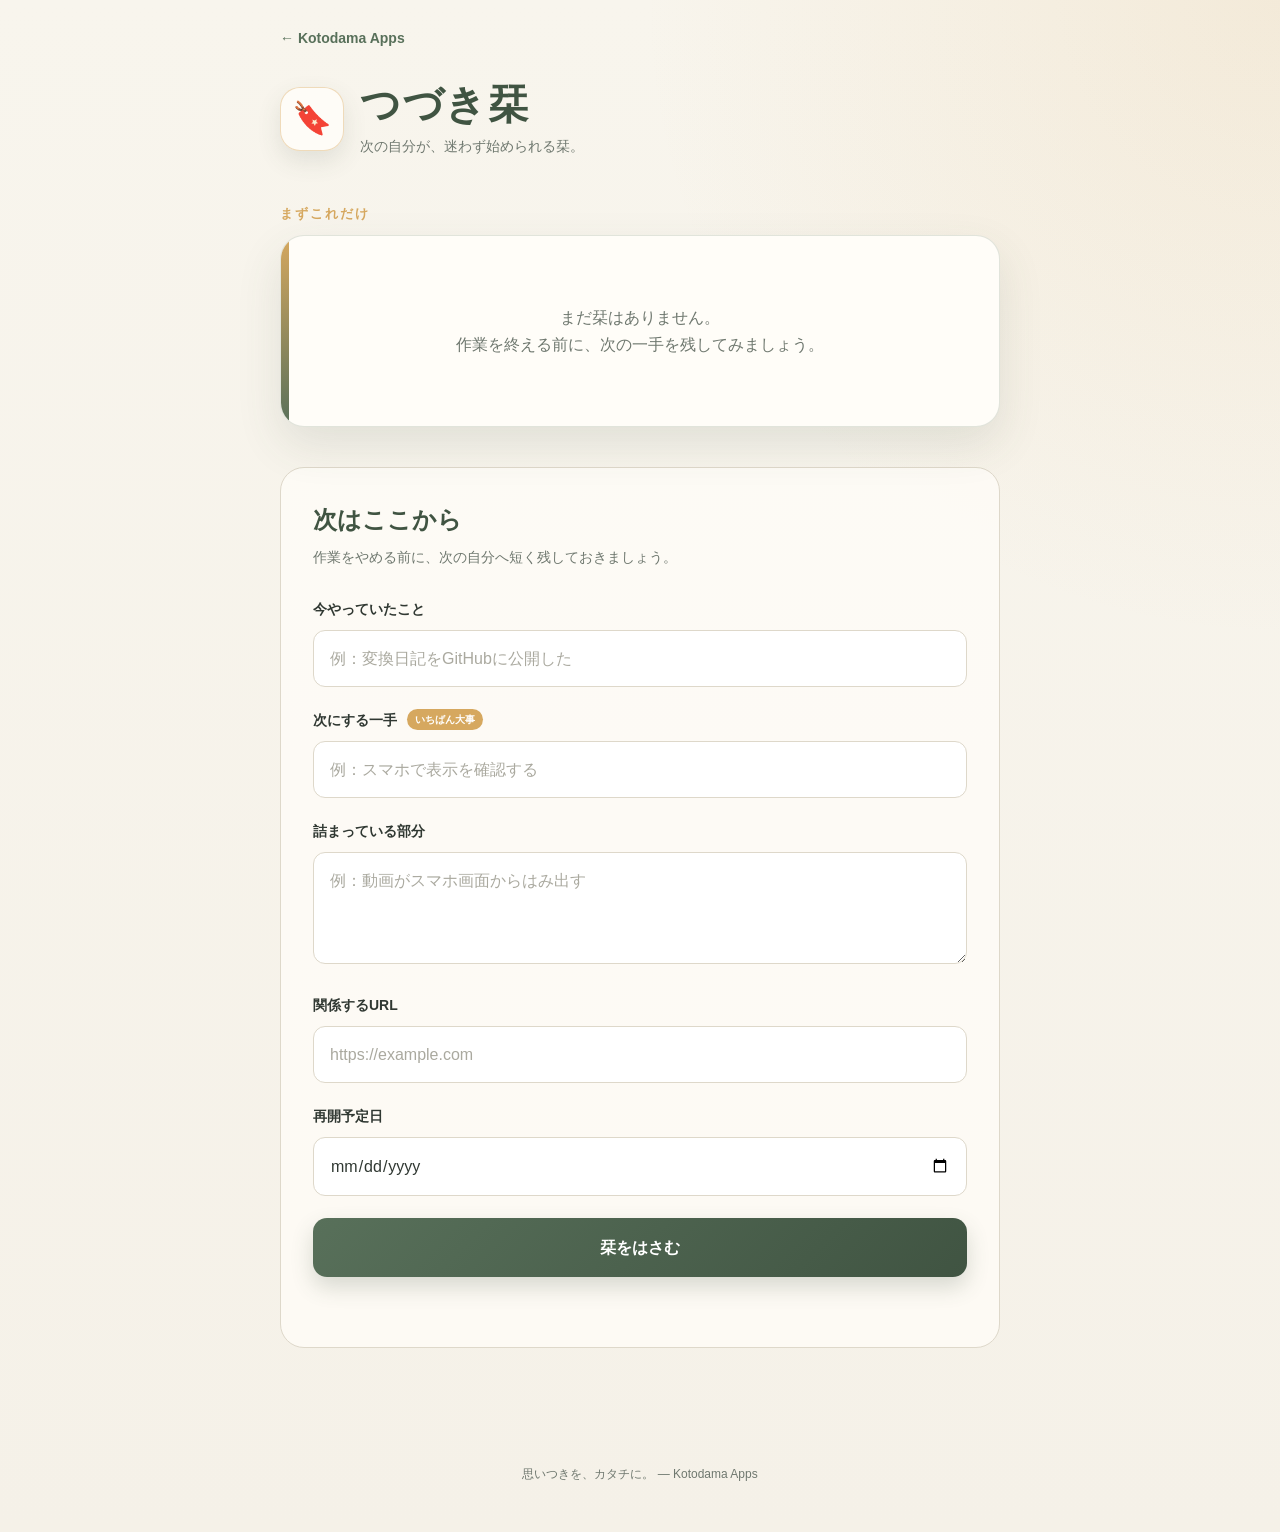
<file: apps/tsuzuki-shiori/index.html>
<!DOCTYPE html>
<html lang="ja">

<head>
  <meta charset="UTF-8" />
  <meta name="viewport" content="width=device-width, initial-scale=1.0" />

  <title>つづき栞 | Kotodama Apps</title>
  <meta name="description" content="作業を中断するときに「次はここから」を残し、迷わず再開するためのアプリです。" />

  <link rel="stylesheet" href="style.css" />
</head>

<body>

  <!-- =========================
       ヘッダー
  ========================== -->
  <header class="app-header">
    <a href="../../" class="back-link">← Kotodama Apps</a>

    <div class="title-area">
      <span class="app-icon">🔖</span>

      <div>
        <h1>つづき栞</h1>
        <p>次の自分が、迷わず始められる栞。</p>
      </div>
    </div>
  </header>

  <!-- =========================
       メイン
  ========================== -->
  <main class="app-container">

    <!-- 再開するときに最初に見る場所 -->
    <section class="resume-section">
      <p class="section-label">まずこれだけ</p>

      <div id="resumeCard" class="resume-card">
        <p id="emptyMessage" class="empty-message">
          まだ栞はありません。<br />
          作業を終える前に、次の一手を残してみましょう。
        </p>

        <div id="resumeContent" class="resume-content" hidden>
          <h2 id="resumeNextAction"></h2>

          <dl class="resume-details">
            <div>
              <dt>今やっていたこと</dt>
              <dd id="resumeCurrentTask"></dd>
            </div>

            <div id="resumeBlockerRow">
              <dt>詰まっている部分</dt>
              <dd id="resumeBlocker"></dd>
            </div>

            <div id="resumeUrlRow">
              <dt>関係するURL</dt>
              <dd>
                <a id="resumeUrl" href="#" target="_blank" rel="noopener noreferrer">
                  URLを開く
                </a>
              </dd>
            </div>

            <div id="resumeDateRow">
              <dt>再開予定日</dt>
              <dd id="resumeDate"></dd>
            </div>
          </dl>

          <button id="completeButton" class="complete-button" type="button">
            ここから再開できた
          </button>
        </div>
      </div>
    </section>

    <!-- 栞を残す入力欄 -->
    <section class="bookmark-section">
      <h2>次はここから</h2>
      <p class="section-description">
        作業をやめる前に、次の自分へ短く残しておきましょう。
      </p>

      <form id="bookmarkForm">

        <div class="form-group">
          <label for="currentTask">今やっていたこと</label>
          <input id="currentTask" name="currentTask" type="text" placeholder="例：変換日記をGitHubに公開した" required />
        </div>

        <div class="form-group">
          <label for="nextAction">
            次にする一手
            <span class="required-label">いちばん大事</span>
          </label>
          <input id="nextAction" name="nextAction" type="text" placeholder="例：スマホで表示を確認する" required />
        </div>

        <div class="form-group">
          <label for="blocker">詰まっている部分</label>
          <textarea id="blocker" name="blocker" rows="3" placeholder="例：動画がスマホ画面からはみ出す"></textarea>
        </div>

        <div class="form-group">
          <label for="relatedUrl">関係するURL</label>
          <input id="relatedUrl" name="relatedUrl" type="url" placeholder="https://example.com" />
        </div>

        <div class="form-group">
          <label for="resumeDate">再開予定日</label>
          <input id="resumeDate" name="resumeDate" type="date" />
        </div>

        <button class="save-button" type="submit">
          栞をはさむ
        </button>

      </form>

      <p id="saveMessage" class="save-message" aria-live="polite"></p>
    </section>

  </main>

  <!-- =========================
       フッター
  ========================== -->
  <footer class="app-footer">
    <p>思いつきを、カタチに。 — Kotodama Apps</p>
  </footer>

  <script src="script.js"></script>
</body>

</html>
</file>
<file: style.css>
* {
  box-sizing: border-box;
}

html {
  scroll-behavior: smooth;
}

body {
  margin: 0;
  font-family: system-ui, sans-serif;
  background: #f6f3ea;
  color: #222;
}

a {
  color: inherit;
  text-decoration: none;
}

button,
input {
  font: inherit;
}

button,
a {
  -webkit-tap-highlight-color: transparent;
}

.site-header {
  position: sticky;
  top: 0;
  z-index: 10;

  display: flex;
  justify-content: space-between;
  align-items: center;

  padding: 16px 6%;

  background: rgba(255, 255, 255, 0.9);
  backdrop-filter: blur(12px);

  border-bottom: 1px solid #eee;
}

.logo {
  font-weight: 900;
  font-size: 20px;
}

nav {
  display: flex;
  gap: 16px;

  font-size: 14px;
}

nav a:hover {
  opacity: 0.65;
}

.hero {
  padding: 86px 20px 70px;

  background:
    radial-gradient(circle at top left,
      #ffdc8a,
      transparent 35%),
    linear-gradient(135deg, #202020, #444);

  color: white;
  text-align: center;
}

.badge {
  display: inline-block;

  padding: 8px 14px;

  background: rgba(255, 255, 255, 0.15);

  border-radius: 999px;

  font-size: 14px;
}

.hero h1 {
  margin: 18px 0;

  font-size: clamp(34px, 7vw, 64px);
}

.lead {
  max-width: 640px;

  margin: 0 auto 28px;

  color: #f2f2f2;

  line-height: 1.8;
}

.hero-buttons {
  display: flex;
  justify-content: center;
  gap: 12px;
  flex-wrap: wrap;
}

.btn {
  display: inline-block;

  padding: 12px 20px;

  border: none;
  border-radius: 999px;

  font-weight: 700;

  cursor: pointer;

  transition:
    transform 0.2s ease,
    opacity 0.2s ease;
}

.btn:hover {
  transform: translateY(-1px);
  opacity: 0.9;
}

.primary {
  background: #ffcc66;
  color: #222;
}

.secondary {
  background: white;
  color: #222;
}

main {
  max-width: 1000px;

  margin: 0 auto;
  padding: 32px 18px;
}

.section {
  margin-bottom: 52px;
}

.section h2 {
  margin-bottom: 18px;

  font-size: 30px;
}

.section-head {
  display: flex;
  justify-content: space-between;
  align-items: center;
  gap: 16px;
  flex-wrap: wrap;
}

#searchInput {
  min-width: 240px;

  padding: 12px 16px;

  border: 1px solid #ddd;
  border-radius: 999px;

  outline: none;
}

#searchInput:focus {
  border-color: #d4a43c;
  box-shadow: 0 0 0 3px rgba(244, 184, 68, 0.18);
}

.categories {
  display: flex;
  gap: 10px;
  flex-wrap: wrap;

  margin-bottom: 20px;
}

.categories button {
  padding: 10px 16px;

  border: none;
  border-radius: 999px;

  background: #222;
  color: white;

  cursor: pointer;
}

.categories button:hover {
  opacity: 0.82;
}

.app-grid {
  display: grid;
  grid-template-columns:
    repeat(auto-fit, minmax(240px, 1fr));

  gap: 18px;
}

.app-card,
.about,
.support {
  padding: 22px;

  background: white;

  border-radius: 22px;

  box-shadow:
    0 8px 24px rgba(0, 0, 0, 0.08);
}

.app-card .icon {
  font-size: 34px;
}

.app-card h3 {
  margin: 8px 0;
}

.date {
  color: #777;
  font-size: 13px;
}

.tag {
  display: inline-block;

  margin-top: 12px;
  padding: 6px 10px;

  background: #f0eadc;

  border-radius: 999px;

  font-size: 13px;
}

.support-button {
  display: inline-flex;
  align-items: center;
  justify-content: center;

  margin-top: 14px;
  padding: 13px 20px;

  border: none;
  border-radius: 999px;

  background: #222;
  color: white;

  font-weight: 700;

  cursor: pointer;

  transition:
    transform 0.2s ease,
    opacity 0.2s ease;
}

.support-button:hover {
  transform: translateY(-1px);
  opacity: 0.88;
}

.empty {
  color: #777;
}

footer {
  padding: 28px;

  color: #777;
  text-align: center;
}

/* =========================
   応援モーダル
========================= */

.support-modal {
  position: fixed;
  inset: 0;
  z-index: 1000;

  display: none;
  align-items: center;
  justify-content: center;

  padding: 24px;
}

.support-modal.is-open {
  display: flex;
}

.support-modal__overlay {
  position: absolute;
  inset: 0;

  background: rgba(0, 0, 0, 0.58);

  backdrop-filter: blur(6px);

  cursor: pointer;
}

.support-modal__content {
  position: relative;
  z-index: 1;

  width: min(520px, 100%);

  max-height: calc(100vh - 32px);
  overflow-y: auto;

  padding: 38px 32px 30px;

  background: #fffdf8;

  border-radius: 24px;

  box-shadow:
    0 24px 70px rgba(0, 0, 0, 0.28);

  text-align: center;

  animation:
    supportModalOpen 0.25s ease;
}

.support-modal__close {
  position: absolute;
  top: 14px;
  right: 16px;

  display: grid;
  place-items: center;

  width: 40px;
  height: 40px;

  padding: 0;

  border: none;
  border-radius: 50%;

  background: #f1eee8;
  color: #333;

  font-size: 26px;
  line-height: 1;

  cursor: pointer;
}

.support-modal__close:hover {
  background: #e5e0d8;
}

.support-modal__icon {
  margin-bottom: 12px;

  font-size: 48px;
}

.support-modal__label {
  display: inline-block;

  margin: 0 0 16px;
  padding: 7px 14px;

  background: #222;
  color: #fff;

  border-radius: 999px;

  font-size: 12px;
  font-weight: 700;
  letter-spacing: 0.04em;
}

.support-modal__content h2 {
  margin: 0 0 18px;

  font-size: clamp(24px, 4vw, 32px);
  line-height: 1.35;
}

.support-modal__message {
  margin: 0 0 10px;

  color: #444;

  font-size: 15px;
  line-height: 1.8;
}

.support-modal__note {
  margin: 20px 0 0;
  padding: 14px 16px;

  background: #f7f1e5;
  color: #5d4c2f;

  border-radius: 14px;

  font-size: 14px;
  line-height: 1.7;
}

.support-modal__actions {
  display: grid;
  gap: 12px;

  margin-top: 24px;
}

.support-modal__stripe-button,
.support-modal__cancel {
  width: 100%;

  padding: 14px 20px;

  border: none;
  border-radius: 14px;

  font-size: 16px;
  font-weight: 700;

  cursor: pointer;

  text-decoration: none;

  transition:
    transform 0.2s ease,
    filter 0.2s ease,
    background 0.2s ease;
}

.support-modal__stripe-button {
  display: flex;
  align-items: center;
  justify-content: center;

  background: #f4b844;
  color: #1f1f1f;

  box-shadow:
    0 10px 24px rgba(244, 184, 68, 0.28);
}

.support-modal__stripe-button:hover {
  transform: translateY(-1px);
  filter: brightness(1.03);
}

.support-modal__cancel {
  background: #eeeeee;
  color: #333;
}

.support-modal__cancel:hover {
  background: #e2e2e2;
}

.support-modal__security {
  margin: 18px 0 0;

  color: #777;

  font-size: 12px;
  line-height: 1.6;
}

body.modal-open {
  overflow: hidden;
}

@keyframes supportModalOpen {
  from {
    opacity: 0;
    transform:
      translateY(18px) scale(0.97);
  }

  to {
    opacity: 1;
    transform:
      translateY(0) scale(1);
  }
}

@media (max-width: 600px) {
  .site-header {
    align-items: flex-start;
    flex-direction: column;
    gap: 8px;
  }

  #searchInput {
    width: 100%;
  }

  .support-modal {
    padding: 16px;
  }

  .support-modal__content {
    padding: 34px 20px 24px;

    border-radius: 20px;
  }

  .support-modal__icon {
    font-size: 42px;
  }

  .support-modal__content h2 {
    font-size: 24px;
  }

  .support-modal__message {
    font-size: 14px;
  }
}

/* =========================
   英語説明
========================== */
.english-text {
  display: block;
  margin-top: 12px;
  padding-left: 14px;
  border-left: 3px solid #8cab8d;
  color: #667068;
  font-family:
    Arial,
    Helvetica,
    sans-serif;
  font-size: 0.9rem;
  line-height: 1.7;
  letter-spacing: 0.01em;
}

/* スマートフォン対応 */
@media (max-width: 600px) {
  .english-text {
    margin-top: 10px;
    padding-left: 11px;
    font-size: 0.84rem;
    line-height: 1.65;
  }
}
</file>
<file: apps/decision-log/style.css>
/* =========================
   基本設定
========================== */
:root {
  --background: #f3efe7;
  --surface: #fffdf8;
  --surface-dark: #24322d;
  --text-main: #26302c;
  --text-sub: #6d756f;
  --border: #ddd7cc;
  --accent: #3f6b59;
  --accent-dark: #2f5143;
  --accent-light: #dfe9e3;
  --good: #4f7c61;
  --good-light: #e2eee6;
  --neutral: #a67838;
  --neutral-light: #f5ead7;
  --regret: #a75750;
  --regret-light: #f4e2df;
  --shadow: 0 12px 30px rgba(48, 55, 50, 0.08);
}

* {
  box-sizing: border-box;
}

html {
  scroll-behavior: smooth;
}

body {
  min-height: 100vh;
  margin: 0;
  color: var(--text-main);
  background:
    radial-gradient(circle at top right,
      rgba(112, 143, 124, 0.15),
      transparent 35%),
    var(--background);
  font-family:
    -apple-system,
    BlinkMacSystemFont,
    "Hiragino Kaku Gothic ProN",
    "Hiragino Sans",
    "Yu Gothic",
    Meiryo,
    sans-serif;
  line-height: 1.7;
}

button,
input,
select,
textarea {
  font: inherit;
}

button {
  cursor: pointer;
}


/* =========================
   ヘッダー
========================== */
.app-header {
  padding: 24px 20px 70px;
  color: #ffffff;
  background:
    linear-gradient(135deg,
      rgba(27, 48, 40, 0.97),
      rgba(56, 91, 76, 0.94));
}

.back-link {
  display: inline-flex;
  align-items: center;
  color: rgba(255, 255, 255, 0.8);
  font-size: 0.9rem;
  text-decoration: none;
  transition:
    color 0.2s ease,
    transform 0.2s ease;
}

.back-link:hover {
  color: #ffffff;
  transform: translateX(-3px);
}

.header-content {
  width: min(760px, 100%);
  margin: 54px auto 0;
  text-align: center;
}

.app-label {
  margin: 0 0 8px;
  color: #bdd2c5;
  font-size: 0.75rem;
  font-weight: 700;
  letter-spacing: 0.22em;
}

h1 {
  margin: 0;
  font-family: Georgia, "Times New Roman", serif;
  font-size: clamp(2.7rem, 8vw, 5rem);
  font-weight: 500;
  line-height: 1.15;
  letter-spacing: 0.02em;
}

.app-subtitle {
  margin: 18px 0 0;
  color: rgba(255, 255, 255, 0.82);
  font-size: 1rem;
}


/* =========================
   メイン
========================== */
main {
  width: min(820px, calc(100% - 32px));
  margin: -36px auto 70px;
}

.card {
  margin-bottom: 24px;
  padding: 32px;
  border: 1px solid rgba(221, 215, 204, 0.8);
  border-radius: 22px;
  background: var(--surface);
  box-shadow: var(--shadow);
}

.section-heading {
  display: flex;
  align-items: flex-start;
  gap: 16px;
  margin-bottom: 28px;
}

.section-number {
  display: grid;
  flex-shrink: 0;
  width: 42px;
  height: 42px;
  place-items: center;
  border-radius: 50%;
  color: var(--accent-dark);
  background: var(--accent-light);
  font-family: Georgia, "Times New Roman", serif;
  font-size: 0.85rem;
  font-weight: 700;
}

.section-heading h2 {
  margin: 0;
  font-size: 1.35rem;
  line-height: 1.4;
}

.section-heading p {
  margin: 4px 0 0;
  color: var(--text-sub);
  font-size: 0.9rem;
}


/* =========================
   入力フォーム
========================== */
.form-group {
  margin-bottom: 22px;
}

.form-group label {
  display: block;
  margin-bottom: 8px;
  font-size: 0.94rem;
  font-weight: 700;
}

.required {
  display: inline-block;
  margin-left: 5px;
  padding: 1px 7px;
  border-radius: 20px;
  color: #ffffff;
  background: var(--accent);
  font-size: 0.68rem;
  vertical-align: 2px;
}

input[type="text"],
input[type="date"],
select,
textarea {
  width: 100%;
  border: 1px solid var(--border);
  border-radius: 12px;
  outline: none;
  color: var(--text-main);
  background: #ffffff;
  transition:
    border-color 0.2s ease,
    box-shadow 0.2s ease;
}

input[type="text"],
input[type="date"],
select {
  min-height: 50px;
  padding: 0 14px;
}

textarea {
  display: block;
  min-height: 100px;
  padding: 13px 14px;
  line-height: 1.7;
  resize: vertical;
}

input:focus,
select:focus,
textarea:focus {
  border-color: var(--accent);
  box-shadow: 0 0 0 4px rgba(63, 107, 89, 0.12);
}

input::placeholder,
textarea::placeholder {
  color: #aaa9a4;
}

.primary-button {
  width: 100%;
  min-height: 54px;
  padding: 12px 20px;
  border: none;
  border-radius: 13px;
  color: #ffffff;
  background: var(--accent);
  font-weight: 700;
  letter-spacing: 0.03em;
  box-shadow: 0 7px 16px rgba(63, 107, 89, 0.2);
  transition:
    background 0.2s ease,
    transform 0.2s ease,
    box-shadow 0.2s ease;
}

.primary-button:hover {
  background: var(--accent-dark);
  box-shadow: 0 9px 20px rgba(63, 107, 89, 0.26);
  transform: translateY(-2px);
}

.primary-button:active {
  box-shadow: none;
  transform: translateY(0);
}


/* =========================
   集計
========================== */
.summary-grid {
  display: grid;
  grid-template-columns: repeat(3, 1fr);
  gap: 12px;
  margin-bottom: 28px;
}

.summary-item {
  padding: 20px 12px;
  border-radius: 16px;
  text-align: center;
}

.summary-item.success {
  color: var(--good);
  background: var(--good-light);
}

.summary-item.neutral {
  color: var(--neutral);
  background: var(--neutral-light);
}

.summary-item.regret {
  color: var(--regret);
  background: var(--regret-light);
}

.summary-number {
  display: block;
  font-family: Georgia, "Times New Roman", serif;
  font-size: 2rem;
  font-weight: 700;
  line-height: 1;
}

.summary-label {
  display: block;
  margin-top: 8px;
  font-size: 0.78rem;
  font-weight: 700;
}


/* =========================
   判断カード
========================== */
.decision-list {
  display: grid;
  gap: 15px;
}

.decision-item {
  padding: 20px;
  border: 1px solid var(--border);
  border-radius: 16px;
  background: #ffffff;
}

.decision-item-top {
  display: flex;
  align-items: flex-start;
  justify-content: space-between;
  gap: 12px;
}

.decision-item h3 {
  margin: 0;
  font-size: 1.05rem;
  line-height: 1.5;
}

.category-badge {
  flex-shrink: 0;
  padding: 4px 10px;
  border-radius: 20px;
  color: var(--accent-dark);
  background: var(--accent-light);
  font-size: 0.72rem;
  font-weight: 700;
}

.decision-date {
  margin: 7px 0 0;
  color: var(--text-sub);
  font-size: 0.78rem;
}

.decision-detail {
  margin-top: 15px;
  padding: 13px 15px;
  border-radius: 11px;
  background: #f7f5f0;
}

.decision-detail-title {
  margin: 0 0 3px;
  color: var(--text-sub);
  font-size: 0.75rem;
  font-weight: 700;
}

.decision-detail-text {
  margin: 0;
  white-space: pre-wrap;
  overflow-wrap: anywhere;
}

.review-date {
  margin: 14px 0 0;
  color: var(--text-sub);
  font-size: 0.82rem;
}

.review-date.is-due {
  color: var(--regret);
  font-weight: 700;
}

.item-actions {
  display: flex;
  gap: 9px;
  margin-top: 17px;
}

.review-button,
.delete-button {
  min-height: 42px;
  padding: 8px 15px;
  border-radius: 10px;
  font-size: 0.85rem;
  font-weight: 700;
}

.review-button {
  flex: 1;
  border: none;
  color: #ffffff;
  background: var(--accent);
}

.review-button:hover {
  background: var(--accent-dark);
}

.delete-button {
  border: 1px solid var(--border);
  color: var(--text-sub);
  background: #ffffff;
}

.delete-button:hover {
  color: var(--regret);
  border-color: var(--regret);
  background: var(--regret-light);
}


/* =========================
   振り返り済みカード
========================== */
.result-badge {
  display: inline-block;
  margin-top: 14px;
  padding: 5px 11px;
  border-radius: 20px;
  font-size: 0.77rem;
  font-weight: 700;
}

.result-badge.good {
  color: var(--good);
  background: var(--good-light);
}

.result-badge.neutral {
  color: var(--neutral);
  background: var(--neutral-light);
}

.result-badge.regret {
  color: var(--regret);
  background: var(--regret-light);
}


/* =========================
   空の表示
========================== */
.empty-message {
  padding: 34px 18px;
  border: 1px dashed var(--border);
  border-radius: 16px;
  color: var(--text-sub);
  text-align: center;
  background: rgba(247, 245, 240, 0.65);
}

.empty-message p {
  margin: 7px 0 0;
  font-size: 0.9rem;
}

.empty-icon {
  font-size: 1.7rem;
}


/* =========================
   モーダル
========================== */
.modal {
  position: fixed;
  z-index: 100;
  inset: 0;
  display: none;
  align-items: center;
  justify-content: center;
  padding: 20px;
}

.modal.is-open {
  display: flex;
}

.modal-overlay {
  position: absolute;
  inset: 0;
  background: rgba(20, 29, 25, 0.64);
  backdrop-filter: blur(4px);
}

.modal-content {
  position: relative;
  z-index: 1;
  width: min(560px, 100%);
  max-height: calc(100vh - 40px);
  padding: 30px;
  border-radius: 20px;
  background: var(--surface);
  box-shadow: 0 24px 60px rgba(12, 19, 16, 0.3);
  overflow-y: auto;
}

.modal-close {
  position: absolute;
  top: 14px;
  right: 16px;
  display: grid;
  width: 38px;
  height: 38px;
  padding: 0;
  place-items: center;
  border: none;
  border-radius: 50%;
  color: var(--text-sub);
  background: transparent;
  font-size: 1.7rem;
  line-height: 1;
}

.modal-close:hover {
  color: var(--text-main);
  background: #eeeae2;
}

.modal-label {
  margin: 0 0 4px;
  color: var(--accent);
  font-size: 0.7rem;
  font-weight: 700;
  letter-spacing: 0.2em;
}

.modal-content h2 {
  margin: 0;
  padding-right: 35px;
}

.review-decision-title {
  margin: 10px 0 22px;
  color: var(--text-sub);
}

.result-fieldset {
  margin: 0 0 22px;
  padding: 0;
  border: none;
}

.result-fieldset legend {
  margin-bottom: 9px;
  font-size: 0.94rem;
  font-weight: 700;
}

.result-options {
  display: grid;
  gap: 9px;
}

.result-option {
  position: relative;
  display: flex;
  align-items: center;
  min-height: 48px;
  padding: 10px 14px;
  border: 1px solid var(--border);
  border-radius: 11px;
  background: #ffffff;
  cursor: pointer;
}

.result-option input {
  margin: 0 10px 0 0;
  accent-color: var(--accent);
}

.result-option:has(input:checked).good {
  color: var(--good);
  border-color: var(--good);
  background: var(--good-light);
}

.result-option:has(input:checked).neutral {
  color: var(--neutral);
  border-color: var(--neutral);
  background: var(--neutral-light);
}

.result-option:has(input:checked).regret {
  color: var(--regret);
  border-color: var(--regret);
  background: var(--regret-light);
}

body.modal-open {
  overflow: hidden;
}


/* =========================
   フッター
========================== */
footer {
  padding: 10px 20px 35px;
  color: var(--text-sub);
  text-align: center;
  font-size: 0.78rem;
}

footer p {
  margin: 3px 0;
}


/* =========================
   スマートフォン対応
========================== */
@media (max-width: 600px) {
  .app-header {
    padding: 20px 17px 58px;
  }

  .header-content {
    margin-top: 40px;
  }

  h1 {
    font-size: 3rem;
  }

  .app-subtitle {
    font-size: 0.9rem;
  }

  main {
    width: min(100% - 22px, 820px);
    margin-top: -28px;
  }

  .card {
    margin-bottom: 16px;
    padding: 22px 17px;
    border-radius: 18px;
  }

  .section-heading {
    gap: 12px;
    margin-bottom: 23px;
  }

  .section-number {
    width: 38px;
    height: 38px;
  }

  .section-heading h2 {
    font-size: 1.18rem;
  }

  .summary-grid {
    grid-template-columns: 1fr;
    gap: 8px;
  }

  .summary-item {
    display: flex;
    align-items: center;
    justify-content: space-between;
    padding: 14px 17px;
  }

  .summary-number,
  .summary-label {
    margin: 0;
  }

  .summary-number {
    font-size: 1.6rem;
  }

  .decision-item {
    padding: 17px;
  }

  .decision-item-top {
    display: block;
  }

  .category-badge {
    display: inline-block;
    margin-top: 8px;
  }

  .item-actions {
    flex-direction: column;
  }

  .review-button,
  .delete-button {
    width: 100%;
  }

  .modal {
    align-items: flex-end;
    padding: 0;
  }

  .modal-content {
    width: 100%;
    max-height: 90vh;
    padding: 27px 18px 22px;
    border-radius: 20px 20px 0 0;
  }
}
</file>
<file: apps/dining-oracle/style.css>
:root{--cream:#fff5dc;--gold:#f5bd5a}*{box-sizing:border-box}body{margin:0;min-height:100vh;color:var(--cream);font-family:"Yu Gothic",sans-serif;background:#06171d;background-image:linear-gradient(#ffffff05 1px,transparent 1px),linear-gradient(90deg,#ffffff05 1px,transparent 1px);background-size:24px 24px}button,input{font:inherit}.app-shell{width:min(970px,calc(100% - 28px));margin:auto;padding:48px 0 70px}.hero{text-align:center;margin-bottom:30px}.eyebrow{margin:0;color:var(--gold);font-size:.7rem;font-weight:800;letter-spacing:.2em}.hero h1{margin:7px 0 2px;font:500 clamp(2.8rem,8vw,5rem) Georgia,serif;letter-spacing:-.05em}.hero>p:last-child{margin:0;color:#a9bec0}.selector{padding:25px;border:1px solid #f5bd5a38;border-radius:24px;background:#0c282bc7;box-shadow:0 20px 65px #0004}.section-title{display:flex;align-items:end;justify-content:space-between;gap:16px}.section-title>div{display:flex;align-items:center;gap:10px}.section-title span{display:grid;width:30px;height:30px;place-items:center;border-radius:50%;color:#15201b;background:var(--gold);font-size:.72rem;font-weight:900}.section-title h2{margin:0;font-size:1.15rem}.section-title>button,.retry-button{border:0;color:#f4ca76;background:transparent;cursor:pointer}.category-grid{display:grid;grid-template-columns:repeat(4,1fr);gap:8px;margin-top:19px}.category-chip{position:relative}.category-chip input{position:absolute;opacity:0}.category-chip label{display:flex;min-height:43px;align-items:center;justify-content:center;padding:8px;border:1px solid #d5e8e024;border-radius:8px;color:#b8cac6;background:#03101357;font-size:.82rem;text-align:center;cursor:pointer}.category-chip input:checked+label{border-color:#d75145;color:#fff7e9;background:#b937306b}.category-chip.custom label{padding-right:32px;border-color:#f5bd5a61}.delete-category{position:absolute;z-index:2;top:50%;right:6px;width:23px;height:23px;padding:0;border:0;border-radius:50%;color:#ead5ab;background:#0005;transform:translateY(-50%);cursor:pointer}.custom-form{margin-top:18px;padding-top:17px;border-top:1px dashed #dae7dd29}.custom-form label{display:block;margin-bottom:8px;font-size:.8rem;font-weight:700}.custom-form>div{display:flex;gap:8px}.custom-form input{min-width:0;flex:1;padding:11px 13px;border:1px solid #dae7dd38;border-radius:8px;outline:0;color:#fff;background:#071c21}.custom-form button{padding:10px 18px;border:0;border-radius:8px;color:#25180d;background:var(--gold);font-weight:800}.custom-form p{min-height:1em;margin:6px 0 0;color:#abc0bc;font-size:.74rem}.count{margin:8px 0 0;color:#9eb5b3;font-size:.78rem;text-align:right}.draw-section{margin-top:28px}.draw-title{margin-bottom:13px}.draw-title>p{margin:0;color:#94aeac;font-size:.78rem}.festival-map{position:relative;height:610px;overflow:hidden;isolation:isolate;border:4px solid #172e2d;border-radius:27px;background:#102f2d repeating-linear-gradient(28deg,transparent 0 24px,#09191740 25px 27px);box-shadow:inset 0 0 100px #041113,0 28px 70px #0005}.moonlight{position:absolute;top:-140px;right:-100px;width:420px;height:420px;border-radius:50%;background:radial-gradient(circle,#d5ebda33,transparent 66%)}.river{position:absolute;top:-7%;left:37%;width:26%;height:114%;background:linear-gradient(90deg,#071a20,#16404a 48%,#071c23);transform:rotate(8deg);box-shadow:inset 12px 0 18px #0006,inset -12px 0 18px #0006}.river i{position:absolute;left:15%;width:65%;height:2px;background:#bae0da2b;box-shadow:0 30px #bae0da1f,0 70px #bae0da24}.river i:nth-child(1){top:8%}.river i:nth-child(2){top:42%}.river i:nth-child(3){top:78%}.bridge{position:absolute;z-index:3;top:45%;left:31%;width:38%;height:63px;border:7px solid #38241a;border-radius:13px;background:repeating-linear-gradient(90deg,#74452c 0 20px,#4b2c20 21px 24px);transform:rotate(8deg);box-shadow:0 10px 14px #0007}.path{position:absolute;z-index:1;border-radius:50%;border:29px solid #ae8b5638}.path-one{inset:7% 9%;transform:rotate(-8deg)}.path-two{inset:25%;border-width:18px}.trees{position:absolute;z-index:2;inset:0;background:radial-gradient(circle at 4% 8%,#183c2a 0 27px,#0b2119 28px 45px,transparent 46px),radial-gradient(circle at 94% 12%,#1c432e 0 30px,#0b2119 31px 50px,transparent 51px),radial-gradient(circle at 7% 91%,#193d2a 0 34px,#091e17 35px 55px,transparent 56px),radial-gradient(circle at 93% 89%,#17402b 0 35px,#091f17 36px 58px,transparent 59px),radial-gradient(circle at 19% 65%,#173d2a 0 25px,#0a2118 26px 42px,transparent 43px),radial-gradient(circle at 82% 42%,#1b432e 0 26px,#0a2219 27px 45px,transparent 46px)}.fireflies{position:absolute;z-index:8;inset:0;pointer-events:none}.fireflies i{position:absolute;width:4px;height:4px;border-radius:50%;background:#eeffa4;box-shadow:0 0 10px 3px #d5ff8080;animation:fly 3s ease-in-out infinite alternate}.fireflies i:nth-child(1){left:8%;top:32%}.fireflies i:nth-child(2){left:18%;top:78%;animation-delay:-1s}.fireflies i:nth-child(3){left:32%;top:16%;animation-delay:-2s}.fireflies i:nth-child(4){right:12%;top:28%}.fireflies i:nth-child(5){right:25%;top:83%;animation-delay:-1.7s}.fireflies i:nth-child(6){left:46%;top:73%}.fireflies i:nth-child(7){right:39%;top:18%}.fireflies i:nth-child(8){left:12%;top:52%}.stalls{position:absolute;z-index:6;inset:0}.stall{position:absolute;width:150px;height:92px;padding:0;border:0;color:#fff;background:transparent;transform:translate(-50%,-50%) rotate(var(--angle));cursor:pointer;filter:drop-shadow(0 9px 8px #0007);transition:.16s}.stall .roof{position:absolute;inset:0 0 29px;border:3px solid #3f201c;border-radius:7px;background:repeating-linear-gradient(90deg,#e25145 0 19px,#f2dfbd 20px 38px)}.stall:nth-child(3n+2) .roof{background:repeating-linear-gradient(90deg,#315b77 0 19px,#f0deb9 20px 38px)}.stall:nth-child(3n) .roof{background:repeating-linear-gradient(90deg,#d99235 0 19px,#f2dfbd 20px 38px)}.stall .counter{position:absolute;left:10px;right:10px;bottom:0;height:37px;border:3px solid #43281c;background:#6c4027}.stall .light{position:absolute;left:13px;right:13px;bottom:9px;height:31px;background:#1e1813;transition:.18s}.stall .sign{position:absolute;z-index:3;left:50%;top:21px;display:flex;width:86%;height:31px;align-items:center;justify-content:center;padding:3px;border:2px solid #5c3421;border-radius:3px;color:#2a170f;background:#ebd6a7;transform:translateX(-50%);font-size:.73rem;font-weight:900;line-height:1.05;text-align:center}.stall.lit{filter:drop-shadow(0 0 13px #ffb53fcc) drop-shadow(0 9px 8px #0007);transform:translate(-50%,-50%) rotate(var(--angle)) scale(1.04)}.stall.lit .light{background:#ffd67a;box-shadow:0 0 24px 10px #ffa9368c}.stall.winner{z-index:12;filter:drop-shadow(0 0 25px #fff3a3) drop-shadow(0 0 45px #ff9c35);transform:translate(-50%,-50%) rotate(var(--angle)) scale(1.17)}.stall.winner .light{background:#fff5b9;box-shadow:0 0 38px 20px #ffb536cc}.center-lantern{position:absolute;z-index:9;left:50%;top:50%;display:grid;width:72px;height:72px;padding:0;place-items:center;border:4px solid #5a2d22;border-radius:50%;color:#522016;background:radial-gradient(circle,#fff1a3,#ef8d3f 65%,#893f29);box-shadow:0 0 18px 7px #ff913361;transform:translate(-50%,-50%);cursor:pointer}.center-lantern i{position:absolute;inset:8px;border:2px dashed #6128186b;border-radius:50%}.center-lantern span{font-weight:900}.result-board{position:absolute;z-index:20;left:50%;top:50%;width:min(400px,76%);padding:17px;border:2px solid #b56b37;border-radius:9px;text-align:center;background:linear-gradient(135deg,#3d1b14f5,#0f1c1cf5);box-shadow:0 0 0 5px #0b1918bf,0 0 50px #ffaa435c;transform:translate(-50%,-50%) scale(.82);opacity:0;pointer-events:none;transition:.6s}.result-board small,.result-board span{display:block;color:#e4b568;font-size:.62rem;letter-spacing:.16em}.result-board strong{display:block;margin:6px 0;font-size:clamp(1.5rem,5vw,2.3rem)}.result-board span{color:#bdcbc5;letter-spacing:.02em}.festival-map.revealed .result-board{transform:translate(-50%,-50%) scale(1);opacity:1}.festival-map.drawing .center-lantern{animation:pulse .6s infinite alternate}.draw-button{display:block;width:min(420px,100%);margin:18px auto 0;padding:16px;border:0;border-radius:9px;color:#fff8e7;background:linear-gradient(135deg,#d9473e,#9f2928);font-weight:900;cursor:pointer}.retry-button{display:block;margin:12px auto 0;padding:8px 20px}@keyframes fly{to{transform:translate(9px,-11px);opacity:.35}}@keyframes pulse{to{box-shadow:0 0 31px 16px #ffa732b3;transform:translate(-50%,-50%) scale(1.08)}}@media(max-width:700px){.app-shell{padding-top:32px}.selector{padding:20px 14px}.category-grid{grid-template-columns:repeat(2,1fr)}.festival-map{height:570px}.stall{width:116px;height:78px}.stall .roof{bottom:25px}.stall .counter{height:31px}.stall .light{height:25px}.stall .sign{top:18px;height:28px;font-size:.65rem}.draw-title>p{display:none}}@media(max-width:430px){.stall{width:103px}.stall .sign{font-size:.6rem}.custom-form button{padding-inline:12px}}
</file>
<file: apps/Let’s Go Here/style.css>
:root {
  --ink: #173f4d;
  --blue: #1697c4;
  --yellow: #ffd764;
}

* {
  box-sizing: border-box;
}

[hidden] {
  display: none !important;
}

body {
  margin: 0;
  color: var(--ink);
  font-family: Arial, "Hiragino Kaku Gothic ProN", "Yu Gothic", sans-serif;
  background: #dff5f6;
}

button,
input {
  font: inherit;
}

button {
  -webkit-tap-highlight-color: transparent;
}

main {
  position: relative;
  min-height: 100vh;
  overflow: hidden;
  padding: 52px 20px 32px;
  background: linear-gradient(180deg, #c8eef6 0%, #edfafa 52%, #d9f1d0 100%);
}

/* Kotodama Appsのメインページへ戻るリンク */
.back-to-kotodama {
  position: fixed;
  z-index: 30;
  top: 18px;
  left: 18px;
  display: inline-flex;
  gap: 7px;
  align-items: center;
  padding: 10px 15px;
  border: 1px solid rgba(255, 255, 255, .78);
  border-radius: 999px;
  color: #245c45;
  background: rgba(250, 255, 246, .84);
  box-shadow: 0 6px 18px rgba(22, 66, 37, .18);
  backdrop-filter: blur(8px);
  -webkit-backdrop-filter: blur(8px);
  font-size: 13px;
  font-weight: 800;
  line-height: 1;
  text-decoration: none;
  transition: transform .2s ease, background-color .2s ease, box-shadow .2s ease;
}

.back-to-kotodama:hover {
  background: rgba(255, 255, 255, .96);
  box-shadow: 0 8px 22px rgba(22, 66, 37, .24);
  transform: translateY(-2px);
}

.back-to-kotodama:focus-visible {
  outline: 3px solid rgba(255, 215, 100, .9);
  outline-offset: 3px;
}

@media (max-width: 560px) {
  .back-to-kotodama {
    top: 10px;
    left: 10px;
    padding: 9px 12px;
    font-size: 12px;
  }
}

.app-shell {
  position: relative;
  z-index: 3;
  width: min(100%, 680px);
  margin: 0 auto;
}

header {
  margin-bottom: 26px;
  text-align: center;
}

.eyebrow {
  display: inline-flex;
  gap: 7px;
  align-items: center;
  color: #167d9d;
  font-size: 12px;
  font-weight: 800;
  letter-spacing: .2em;
}

.eyebrow span {
  color: #f3b52e;
}

h1 {
  margin: 7px 0 8px;
  color: #126b8d;
  font-size: clamp(38px, 8vw, 64px);
  line-height: 1;
  letter-spacing: -.045em;
  text-shadow: 0 3px 0 rgba(255, 255, 255, .7);
}

header p {
  margin: 0;
  color: #47717b;
  font-size: 15px;
  font-weight: 600;
  line-height: 1.75;
}

.card {
  position: relative;
  padding: 28px;
  border: 1px solid rgba(255, 255, 255, .9);
  border-radius: 28px;
  background: rgba(255, 253, 247, .94);
  box-shadow: 0 18px 48px rgba(30, 103, 114, .14);
  backdrop-filter: blur(8px);
}

.step-heading {
  display: flex;
  align-items: center;
  gap: 12px;
}

.step-number {
  display: grid;
  place-items: center;
  width: 39px;
  height: 39px;
  border-radius: 50%;
  color: #fff;
  background: var(--blue);
  box-shadow: 0 4px 0 #087ba5;
  font-weight: 800;
}

.step-heading h2 {
  margin: 0;
  font-size: 20px;
}

.step-heading p {
  margin: 3px 0 0;
  color: #77939a;
  font-size: 12px;
}

.add-form {
  display: flex;
  gap: 10px;
  margin: 22px 0 16px;
}

.add-form input {
  min-width: 0;
  flex: 1;
  padding: 14px 16px;
  border: 2px solid #d6e8e4;
  border-radius: 13px;
  outline: none;
  color: var(--ink);
  background: #f3f8f6;
  transition: .2s;
}

.add-form input:focus {
  border-color: #63bad1;
  background: #fff;
  box-shadow: 0 0 0 4px rgba(50, 169, 201, .12);
}

.add-form input::placeholder {
  color: #a5b5b5;
}

.add-button {
  padding: 0 20px;
  border: 0;
  border-radius: 13px;
  color: #68511d;
  background: var(--yellow);
  box-shadow: 0 4px 0 #e6b94b;
  font-weight: 800;
  cursor: pointer;
}

.add-button:active:not(:disabled) {
  transform: translateY(3px);
  box-shadow: 0 1px 0 #e6b94b;
}

button:disabled {
  cursor: not-allowed;
  opacity: .5;
}

.place-list {
  display: grid;
  grid-template-columns: repeat(2, minmax(0, 1fr));
  gap: 9px;
}

.place-chip {
  display: flex;
  align-items: center;
  gap: 9px;
  min-width: 0;
  padding: 11px 10px 11px 13px;
  border: 1px solid #d4ebe2;
  border-radius: 12px;
  background: #eaf7f2;
  font-size: 14px;
  font-weight: 700;
}

.place-chip>span:nth-child(2) {
  overflow: hidden;
  text-overflow: ellipsis;
  white-space: nowrap;
}

.pin {
  flex: none;
  color: #ee786d;
  font-size: 12px;
  box-shadow: 0 4px 0 -2px #ee786d;
}

.place-chip button {
  margin-left: auto;
  padding: 2px 6px;
  border: 0;
  color: #8aa09d;
  background: transparent;
  font-size: 20px;
  line-height: 1;
  cursor: pointer;
}

.empty-message {
  margin: 0;
  padding: 17px;
  border: 2px dashed #cce3dc;
  border-radius: 12px;
  color: #77938d;
  text-align: center;
  font-size: 14px;
}

.route {
  display: flex;
  justify-content: center;
  align-items: center;
  gap: 13px;
  height: 49px;
  color: #78c4c8;
}

.route span:not(:last-child) {
  font-size: 20px;
}

.route span:last-child {
  transform: rotate(90deg);
  color: #1697c4;
  font-size: 21px;
}

.decide-button {
  display: flex;
  align-items: center;
  justify-content: space-between;
  width: 100%;
  padding: 17px 19px 17px 25px;
  border: 0;
  border-radius: 16px;
  color: white;
  background: linear-gradient(135deg, #22a7cb, #087ba7);
  box-shadow: 0 7px 0 #086487, 0 12px 24px rgba(12, 119, 157, .22);
  font-size: 17px;
  font-weight: 800;
  cursor: pointer;
  transition: .2s;
}

.decide-button:hover:not(:disabled) {
  filter: brightness(1.05);
  transform: translateY(-1px);
}

.decide-button:active:not(:disabled) {
  transform: translateY(5px);
  box-shadow: 0 2px 0 #086487;
}

.decide-button b {
  display: grid;
  place-items: center;
  width: 31px;
  height: 31px;
  border-radius: 50%;
  background: rgba(255, 255, 255, .2);
}

.hint {
  margin: 13px 0 0;
  color: #809898;
  text-align: center;
  font-size: 12px;
}

footer {
  margin-top: 28px;
  color: #5b8580;
  text-align: center;
  font-size: 11px;
  letter-spacing: .08em;
}

footer span {
  font-weight: 800;
}

.sun {
  position: absolute;
  z-index: 0;
  top: 60px;
  right: 8%;
  width: 85px;
  height: 85px;
  border-radius: 50%;
  background: #ffe082;
  box-shadow: 0 0 0 16px rgba(255, 224, 130, .14), 0 0 50px #ffe99c;
}

.cloud {
  position: absolute;
  z-index: 1;
  width: 110px;
  height: 32px;
  border-radius: 30px;
  background: rgba(255, 255, 255, .65);
}

.cloud::before,
.cloud::after {
  content: "";
  position: absolute;
  bottom: 0;
  border-radius: 50%;
  background: inherit;
}

.cloud::before {
  left: 19px;
  width: 47px;
  height: 47px;
}

.cloud::after {
  right: 17px;
  width: 35px;
  height: 35px;
}

.cloud-one {
  top: 105px;
  left: 7%;
}

.cloud-two {
  top: 260px;
  right: 5%;
  transform: scale(.7);
  opacity: .65;
}

.tree-scene {
  position: fixed;
  z-index: 20;
  inset: 0;
  display: flex;
  flex-direction: column;
  align-items: center;
  overflow: hidden;
  padding: 30px 18px;
  background: linear-gradient(180deg, rgba(198, 239, 241, .97), rgba(246, 250, 224, .98) 62%, rgba(186, 222, 153, .98));
  animation: scene-in .4s ease both;
}

.tree-crown {
  position: absolute;
  top: -115px;
  left: 50%;
  width: min(720px, 120vw);
  height: 300px;
  transform: translateX(-50%);
  filter: drop-shadow(0 14px 15px rgba(39, 94, 47, .18));
}

.tree-crown i {
  position: absolute;
  border-radius: 50%;
  background: linear-gradient(145deg, #78b953, #388a47);
}

.tree-crown i:nth-child(1) {
  width: 280px;
  height: 230px;
  left: 2%;
  top: 38px;
}

.tree-crown i:nth-child(2) {
  width: 310px;
  height: 245px;
  left: 24%;
  top: 0;
  background: linear-gradient(145deg, #8bc75a, #43954b);
}

.tree-crown i:nth-child(3) {
  width: 275px;
  height: 225px;
  right: 1%;
  top: 48px;
}

.tree-crown i:nth-child(4) {
  width: 190px;
  height: 155px;
  left: 15%;
  top: 135px;
  background: #58a54c;
}

.tree-crown i:nth-child(5) {
  width: 195px;
  height: 165px;
  right: 14%;
  top: 130px;
  background: #64ad4d;
}

.tree-trunk {
  position: absolute;
  top: 115px;
  left: 50%;
  width: 48px;
  height: 160px;
  transform: translateX(-50%);
  border-radius: 40% 40% 12px 12px;
  background: linear-gradient(90deg, #765033, #a87948 48%, #65432e);
}

.tree-message {
  position: relative;
  z-index: 3;
  margin: 215px 0 0;
  padding: 9px 18px;
  border-radius: 20px;
  color: #356c49;
  background: rgba(255, 255, 255, .8);
  font-size: 13px;
  font-weight: 800;
  letter-spacing: .04em;
}

.chosen-leaf {
  position: absolute;
  z-index: 4;
  top: 165px;
  left: calc(50% - 18px);
  width: 39px;
  height: 58px;
  overflow: hidden;
  border-radius: 100% 0 100% 0;
  background: linear-gradient(145deg, #b7d95c, #55a946 65%, #2f7f45);
  box-shadow: inset 5px 7px 12px rgba(255, 255, 255, .24), 0 12px 20px rgba(38, 91, 45, .2);
  transform: rotate(28deg);
}

.falling .chosen-leaf {
  animation: leaf-fall 2.55s cubic-bezier(.38, .04, .62, .98) forwards;
}

.revealed .chosen-leaf {
  top: 50%;
  left: 50%;
  width: min(470px, 82vw);
  height: min(330px, 48vh);
  transform: translate(-50%, -45%) rotate(-4deg);
}

.leaf-vein {
  position: absolute;
  top: 52%;
  left: 8%;
  width: 82%;
  height: 2px;
  background: rgba(235, 249, 181, .58);
  transform: rotate(-32deg);
}

.leaf-vein::before,
.leaf-vein::after {
  content: "";
  position: absolute;
  left: 38%;
  width: 42%;
  height: 1px;
  background: rgba(235, 249, 181, .45);
  transform-origin: left;
}

.leaf-vein::before {
  transform: rotate(42deg);
}

.leaf-vein::after {
  transform: rotate(-40deg);
}

.leaf-answer {
  position: absolute;
  inset: 0;
  display: flex;
  flex-direction: column;
  align-items: center;
  justify-content: center;
  padding: 48px;
  color: white;
  text-align: center;
  text-shadow: 0 2px 4px rgba(25, 77, 40, .25);
  opacity: 0;
  transform: rotate(4deg);
}

.revealed .leaf-answer {
  opacity: 1;
  transition: opacity .4s .45s;
}

.leaf-answer small {
  margin-bottom: 10px;
  color: #ecf7bb;
  font-size: 11px;
  font-weight: 900;
  letter-spacing: .17em;
}

.leaf-answer strong {
  max-width: 100%;
  font-size: clamp(24px, 6vw, 42px);
  line-height: 1.3;
  overflow-wrap: anywhere;
}

.result-actions {
  position: absolute;
  z-index: 5;
  right: 18px;
  bottom: max(28px, 5vh);
  left: 18px;
  text-align: center;
  animation: action-in .45s .5s both;
}

.result-actions p {
  margin: 0 0 13px;
  color: #356c49;
  font-size: 14px;
  font-weight: 800;
}

.result-actions button {
  padding: 11px 20px;
  border: 1px solid rgba(53, 108, 73, .25);
  border-radius: 22px;
  color: #356c49;
  background: rgba(255, 255, 255, .78);
  font-weight: 800;
  cursor: pointer;
}

@keyframes scene-in {
  from {
    opacity: 0;
  }
}

@keyframes action-in {
  from {
    opacity: 0;
    transform: translateY(8px);
  }
}

@keyframes leaf-fall {
  0% {
    transform: translate(0, 0) rotate(28deg);
  }

  20% {
    transform: translate(-80px, 105px) rotate(145deg);
  }

  43% {
    transform: translate(68px, 220px) rotate(260deg);
  }

  66% {
    transform: translate(-54px, 340px) rotate(390deg);
  }

  84% {
    transform: translate(38px, 420px) rotate(490deg);
  }

  100% {
    top: 50%;
    left: 50%;
    width: min(470px, 82vw);
    height: min(330px, 48vh);
    transform: translate(-50%, -45%) rotate(-4deg);
  }
}

@media (max-width: 560px) {
  main {
    padding: 35px 14px 26px;
  }

  .card {
    padding: 21px 17px;
    border-radius: 23px;
  }

  .place-list {
    grid-template-columns: 1fr;
  }

  .add-button {
    padding: 0 14px;
  }

  .sun {
    top: 35px;
    right: -10px;
    width: 60px;
    height: 60px;
  }

  .cloud-one {
    left: -55px;
  }

  .tree-message {
    margin-top: 205px;
  }

  .leaf-answer {
    padding: 34px;
  }
}

@media (prefers-reduced-motion: reduce) {

  *,
  *::before,
  *::after {
    animation-duration: .01ms !important;
    animation-iteration-count: 1 !important;
    scroll-behavior: auto !important;
  }
}

/* ===== 自然の背景 ===== */
.nature-background {
  position: absolute;
  z-index: 0;
  inset: 0;
  overflow: hidden;
  pointer-events: none;
}

.sun-halo {
  position: absolute;
  top: 42px;
  right: 7%;
  width: 105px;
  height: 105px;
  border-radius: 50%;
  background: radial-gradient(circle, #fffbd1 0 18%, #ffe37d 42%, rgba(255, 225, 118, .18) 70%);
  box-shadow: 0 0 35px 15px rgba(255, 238, 143, .5), 0 0 100px 42px rgba(255, 248, 199, .26);
  animation: sun-breathe 4.5s ease-in-out infinite;
}

.sun-rays {
  position: absolute;
  inset: 0;
  opacity: .27;
}

.sun-rays i {
  position: absolute;
  top: -10%;
  right: 10%;
  width: 95px;
  height: 125%;
  background: linear-gradient(180deg, rgba(255, 255, 225, .8), transparent 75%);
  transform-origin: top;
  filter: blur(7px);
}

.sun-rays i:nth-child(1) {
  transform: rotate(20deg);
}

.sun-rays i:nth-child(2) {
  right: 19%;
  width: 65px;
  transform: rotate(12deg);
  animation: ray-shift 6s ease-in-out infinite alternate;
}

.sun-rays i:nth-child(3) {
  right: 30%;
  width: 45px;
  transform: rotate(4deg);
  opacity: .55;
}

.far-forest {
  position: absolute;
  right: -2%;
  bottom: 22%;
  left: -2%;
  height: 35%;
  opacity: .34;
  filter: blur(1px);
}

.far-forest i {
  position: absolute;
  bottom: 0;
  width: 24%;
  height: 75%;
  border-radius: 50% 50% 15% 15%;
  background: linear-gradient(180deg, #76b977, #4e9463);
}

.far-forest i:nth-child(1) {
  left: -4%;
  height: 88%;
}

.far-forest i:nth-child(2) {
  left: 14%;
  height: 65%;
}

.far-forest i:nth-child(3) {
  left: 31%;
  height: 92%;
}

.far-forest i:nth-child(4) {
  left: 49%;
  height: 70%;
}

.far-forest i:nth-child(5) {
  left: 67%;
  height: 96%;
}

.far-forest i:nth-child(6) {
  left: 84%;
  height: 78%;
}

.river {
  position: absolute;
  bottom: -9%;
  left: 50%;
  width: 58%;
  height: 58%;
  transform: translateX(-50%);
  clip-path: polygon(42% 0, 58% 0, 92% 100%, 8% 100%);
  background: linear-gradient(170deg, #9de1df 0%, #63c5cf 48%, #4ba9c1 100%);
  box-shadow: inset 0 18px 30px rgba(255, 255, 255, .24);
}

.river span {
  position: absolute;
  height: 3px;
  border-radius: 50%;
  background: rgba(255, 255, 255, .62);
  animation: water-glint 3.8s ease-in-out infinite;
}

.river span:nth-child(1) {
  top: 20%;
  left: 42%;
  width: 16%;
}

.river span:nth-child(2) {
  top: 43%;
  left: 30%;
  width: 34%;
  animation-delay: -1.4s;
}

.river span:nth-child(3) {
  top: 66%;
  left: 17%;
  width: 55%;
  animation-delay: -.5s;
}

.river span:nth-child(4) {
  top: 82%;
  left: 35%;
  width: 47%;
  animation-delay: -2.1s;
}

.river-bank {
  position: absolute;
  bottom: -8%;
  width: 47%;
  height: 49%;
  background: linear-gradient(180deg, #9dca78, #6cae67);
}

.bank-left {
  left: -4%;
  clip-path: polygon(0 0, 88% 0, 66% 100%, 0 100%);
}

.bank-right {
  right: -4%;
  clip-path: polygon(12% 0, 100% 0, 100% 100%, 34% 100%);
}

.canopy-shadow {
  position: absolute;
  top: -115px;
  width: 420px;
  height: 280px;
  border-radius: 50%;
  background: radial-gradient(ellipse, rgba(38, 110, 58, .55), rgba(52, 132, 69, .15) 66%, transparent 70%);
  filter: blur(2px);
  animation: canopy-sway 6s ease-in-out infinite alternate;
}

.shadow-one {
  left: -130px;
  transform-origin: top left;
}

.shadow-two {
  right: -140px;
  transform: scale(.9);
  transform-origin: top right;
  animation-delay: -2s;
}

.floating-leaf {
  position: absolute;
  top: -30px;
  width: 13px;
  height: 22px;
  border-radius: 100% 0;
  background: #74ae4e;
  opacity: .72;
}

.leaf-a {
  left: 12%;
  animation: background-leaf 10s linear infinite;
}

.leaf-b {
  left: 79%;
  animation: background-leaf 13s -6s linear infinite;
}

.leaf-c {
  left: 54%;
  animation: background-leaf 15s -2s linear infinite;
}

/* ===== 抽選中の森 ===== */
.tree-scene {
  background: linear-gradient(180deg, #bde9e9 0%, #e7f5d4 56%, #94c76f 100%);
}

.scene-sunlight {
  position: absolute;
  z-index: 1;
  inset: 0;
  overflow: hidden;
  pointer-events: none;
}

.scene-sunlight i {
  position: absolute;
  top: -20%;
  right: 8%;
  width: 105px;
  height: 120%;
  background: linear-gradient(180deg, rgba(255, 255, 210, .76), rgba(255, 255, 220, 0));
  filter: blur(9px);
  transform: rotate(18deg);
  transform-origin: top;
  animation: forest-ray 4.8s ease-in-out infinite alternate;
}

.scene-sunlight i:nth-child(2) {
  right: 28%;
  width: 62px;
  opacity: .55;
  animation-delay: -1.6s;
}

.scene-sunlight i:nth-child(3) {
  right: 48%;
  width: 38px;
  opacity: .35;
  animation-delay: -3s;
}

.scene-river {
  position: absolute;
  z-index: 0;
  bottom: -9%;
  left: 50%;
  width: 70%;
  height: 55%;
  transform: translateX(-50%);
  clip-path: polygon(44% 0, 56% 0, 93% 100%, 7% 100%);
  background: linear-gradient(165deg, #a7e5df, #54b9c5);
}

.scene-river i {
  position: absolute;
  left: 30%;
  width: 40%;
  height: 3px;
  border-radius: 50%;
  background: rgba(255, 255, 255, .68);
  animation: water-glint 3s ease-in-out infinite;
}

.scene-river i:nth-child(1) {
  top: 28%;
}

.scene-river i:nth-child(2) {
  top: 56%;
  left: 20%;
  width: 58%;
  animation-delay: -1.2s;
}

.scene-river i:nth-child(3) {
  top: 80%;
  left: 32%;
  width: 48%;
  animation-delay: -2.1s;
}

.scene-bank {
  position: absolute;
  z-index: 0;
  bottom: -6%;
  width: 46%;
  height: 46%;
  background: linear-gradient(180deg, #a7cf7c, #6fac63);
}

.scene-bank-left {
  left: -3%;
  clip-path: polygon(0 0, 88% 0, 63% 100%, 0 100%);
}

.scene-bank-right {
  right: -3%;
  clip-path: polygon(12% 0, 100% 0, 100% 100%, 37% 100%);
}

.tree-crown {
  transform-origin: 50% 12%;
  animation: tree-sway 4s ease-in-out infinite alternate;
}

.tree-crown i {
  box-shadow: inset -18px -15px 30px rgba(27, 98, 47, .2), inset 15px 10px 22px rgba(209, 244, 134, .2);
}

.tree-trunk {
  box-shadow: inset -10px 0 12px rgba(63, 38, 21, .28), 10px 15px 25px rgba(50, 83, 35, .2);
  transform-origin: 50% 0;
  animation: trunk-sway 4s ease-in-out infinite alternate;
}

.tree-ground-shadow {
  position: absolute;
  z-index: 1;
  top: 245px;
  left: 50%;
  width: 230px;
  height: 38px;
  transform: translateX(-50%);
  border-radius: 50%;
  background: rgba(42, 95, 48, .2);
  filter: blur(9px);
  animation: shadow-breathe 4s ease-in-out infinite alternate;
}

.ambient-leaves {
  position: absolute;
  z-index: 3;
  inset: 0;
  pointer-events: none;
}

.ambient-leaves i {
  position: absolute;
  top: 105px;
  left: 50%;
  width: 12px;
  height: 20px;
  border-radius: 100% 0;
  background: linear-gradient(145deg, #acd45e, #4c9a48);
  opacity: 0;
  animation: ambient-fall 5.2s ease-in infinite;
}

.ambient-leaves i:nth-child(2) {
  left: 37%;
  animation-delay: -.8s;
  transform: scale(.7);
}

.ambient-leaves i:nth-child(3) {
  left: 62%;
  animation-delay: -1.7s;
}

.ambient-leaves i:nth-child(4) {
  left: 29%;
  animation-delay: -2.6s;
  transform: scale(.8);
}

.ambient-leaves i:nth-child(5) {
  left: 70%;
  animation-delay: -3.4s;
  transform: scale(.65);
}

.ambient-leaves i:nth-child(6) {
  left: 44%;
  animation-delay: -4.2s;
  transform: scale(.75);
}

.chosen-leaf {
  z-index: 6;
}

.tree-message,
.result-actions {
  z-index: 8;
}

@keyframes sun-breathe {
  50% {
    transform: scale(1.08);
    filter: brightness(1.08);
  }
}

@keyframes ray-shift {
  to {
    transform: rotate(17deg) translateX(25px);
    opacity: .5;
  }
}

@keyframes water-glint {

  0%,
  100% {
    transform: translateX(-12px) scaleX(.7);
    opacity: .25;
  }

  50% {
    transform: translateX(16px) scaleX(1.15);
    opacity: .9;
  }
}

@keyframes canopy-sway {
  to {
    transform: translateX(18px) rotate(2deg);
  }
}

@keyframes background-leaf {
  0% {
    transform: translate(0, 0) rotate(0);
  }

  30% {
    transform: translate(65px, 32vh) rotate(180deg);
  }

  65% {
    transform: translate(-35px, 70vh) rotate(390deg);
  }

  100% {
    transform: translate(50px, 110vh) rotate(620deg);
  }
}

@keyframes forest-ray {
  to {
    transform: rotate(22deg) translateX(30px);
    opacity: .58;
  }
}

@keyframes tree-sway {
  from {
    transform: translateX(-50%) rotate(-1.2deg);
  }

  to {
    transform: translateX(-50%) rotate(1.5deg);
  }
}

@keyframes trunk-sway {
  from {
    transform: translateX(-50%) rotate(-.35deg);
  }

  to {
    transform: translateX(-50%) rotate(.4deg);
  }
}

@keyframes shadow-breathe {
  to {
    width: 255px;
    transform: translateX(-47%);
    opacity: .7;
  }
}

@keyframes ambient-fall {
  0% {
    opacity: 0;
    transform: translate(0, 0) rotate(0);
  }

  12% {
    opacity: .7;
  }

  48% {
    transform: translate(70px, 32vh) rotate(250deg);
  }

  75% {
    transform: translate(-45px, 58vh) rotate(460deg);
  }

  100% {
    opacity: 0;
    transform: translate(35px, 88vh) rotate(720deg);
  }
}

@media (max-width: 560px) {
  .river {
    width: 82%;
  }

  .sun-halo {
    top: 25px;
    right: -18px;
    width: 78px;
    height: 78px;
  }

  .far-forest {
    bottom: 18%;
  }

  .tree-ground-shadow {
    top: 238px;
  }
}

/* ===== 写真背景版 ===== */
.nature-background {
  background-image:
    linear-gradient(180deg, rgba(15, 58, 38, .08), rgba(17, 58, 34, .24)),
    url("nature-background.png");
  background-position: center;
  background-size: cover;
  transform: scale(1.025);
  animation: nature-breathe 12s ease-in-out infinite alternate;
}

.nature-background::before {
  content: "";
  position: absolute;
  inset: -10%;
  background:
    radial-gradient(circle at 72% 12%, rgba(255, 248, 184, .46), transparent 20%),
    linear-gradient(112deg, transparent 20%, rgba(255, 250, 201, .2) 34%, transparent 47%);
  mix-blend-mode: screen;
  animation: real-sunlight 7s ease-in-out infinite alternate;
}

.nature-background::after {
  content: "";
  position: absolute;
  inset: 0;
  background:
    radial-gradient(ellipse at 20% 35%, rgba(9, 45, 23, .28), transparent 35%),
    radial-gradient(ellipse at 70% 75%, transparent 25%, rgba(9, 43, 28, .16));
  animation: real-shadow 8s ease-in-out infinite alternate;
}

.nature-background .sun-halo,
.nature-background .sun-rays,
.nature-background .far-forest,
.nature-background .river,
.nature-background .river-bank,
.nature-background .canopy-shadow {
  display: none;
}

.floating-leaf {
  z-index: 2;
  box-shadow: 0 3px 6px rgba(15, 55, 24, .28);
}

.app-shell {
  text-shadow: 0 1px 12px rgba(255, 255, 255, .35);
}

.card {
  background: rgba(255, 253, 247, .89);
  box-shadow: 0 22px 60px rgba(10, 49, 28, .3);
}

.tree-scene {
  background-image:
    linear-gradient(180deg, rgba(6, 36, 20, .1), rgba(8, 42, 24, .24)),
    url("nature-background.png");
  background-position: center;
  background-size: cover;
}

.tree-scene::before {
  content: "";
  position: absolute;
  z-index: 1;
  inset: -8%;
  background:
    linear-gradient(110deg, transparent 18%, rgba(255, 250, 202, .18) 32%, transparent 48%),
    radial-gradient(circle at 75% 8%, rgba(255, 246, 167, .35), transparent 19%);
  mix-blend-mode: screen;
  animation: real-sunlight 6s ease-in-out infinite alternate;
}

.tree-scene::after {
  content: "";
  position: absolute;
  z-index: 2;
  inset: 0;
  pointer-events: none;
  background:
    radial-gradient(ellipse at 18% 20%, rgba(3, 34, 16, .3), transparent 34%),
    linear-gradient(180deg, transparent 55%, rgba(5, 33, 22, .2));
  animation: real-shadow 8s ease-in-out infinite alternate;
}

.scene-river,
.scene-bank,
.tree-crown,
.tree-trunk,
.tree-ground-shadow {
  display: none;
}

.scene-sunlight {
  z-index: 3;
  opacity: .6;
}

.ambient-leaves {
  z-index: 4;
}

.chosen-leaf {
  z-index: 6;
}

.tree-message {
  z-index: 8;
  margin-top: 6vh;
  border: 1px solid rgba(255, 255, 255, .6);
  background: rgba(246, 252, 240, .82);
  box-shadow: 0 8px 25px rgba(7, 47, 26, .2);
  backdrop-filter: blur(8px);
}

.result-actions {
  z-index: 8;
  padding: 14px 18px;
  border-radius: 22px;
  background: rgba(241, 250, 232, .76);
  box-shadow: 0 8px 28px rgba(8, 44, 25, .2);
  backdrop-filter: blur(8px);
}

.result-actions p {
  color: #174d2e;
  text-shadow: 0 1px 8px rgba(255, 255, 255, .8);
}

@keyframes nature-breathe {
  from {
    transform: scale(1.025) translate3d(-3px, 0, 0);
  }

  to {
    transform: scale(1.06) translate3d(8px, -5px, 0);
  }
}

@keyframes real-sunlight {
  from {
    transform: translateX(-24px) rotate(-1deg);
    opacity: .55;
  }

  to {
    transform: translateX(30px) rotate(2deg);
    opacity: .92;
  }
}

@keyframes real-shadow {
  from {
    transform: translateX(-12px);
    opacity: .72;
  }

  to {
    transform: translateX(18px);
    opacity: 1;
  }
}

@media (max-width: 560px) {

  .nature-background,
  .tree-scene {
    background-position: 44% center;
  }

  .tree-message {
    margin-top: 4vh;
  }

  .result-actions {
    right: 12px;
    bottom: 18px;
    left: 12px;
  }
}

/* ===== 朝日の透ける若葉 演出版 ===== */
.chosen-leaf {
  width: 42px;
  height: 26px;
  overflow: visible;
  border-radius: 0;
  background: url("leaf-sunlight.png") center / contain no-repeat;
  box-shadow: none;
  filter:
    drop-shadow(0 6px 9px rgba(16, 52, 23, .22)) drop-shadow(0 0 3px rgba(247, 255, 190, .18));
  transform: rotate(18deg);
  transform-origin: center;
}

.chosen-leaf::before {
  content: "";
  position: absolute;
  z-index: -1;
  inset: 14% 8%;
  border-radius: 50%;
  background: rgba(244, 255, 190, .14);
  filter: blur(16px);
  opacity: 0;
}

.leaf-vein {
  display: none;
}

.falling .chosen-leaf {
  animation: leaf-fall-real 2.55s cubic-bezier(.36, .04, .64, .98) forwards;
}

.revealed .chosen-leaf {
  top: 50%;
  left: 50%;
  width: min(610px, 84vw);
  height: min(375px, 52vh);
  border-radius: 0;
  background-color: transparent;
  transform: translate(-50%, -48%) rotate(-2deg);
  filter:
    drop-shadow(0 20px 25px rgba(10, 47, 18, .28)) drop-shadow(0 0 10px rgba(241, 255, 189, .30));
  animation: none;
}

.revealed .chosen-leaf::before {
  opacity: 1;
  animation: none;
}

.leaf-answer {
  padding: 60px 18%;
  transform: rotate(2deg);
}

.leaf-answer small {
  color: #f1ffd1;
  text-shadow: 0 2px 8px rgba(8, 57, 23, .9);
}

.leaf-answer strong {
  color: #fff;
  font-size: clamp(26px, 5.5vw, 48px);
  text-shadow:
    0 2px 5px rgba(4, 42, 15, .95),
    0 0 15px rgba(217, 255, 155, .65);
}

@keyframes leaf-fall-real {
  0% {
    top: 12%;
    left: 48%;
    width: 35px;
    height: 22px;
    opacity: 0;
    transform: translate(0, 0) rotateX(0deg) rotateZ(18deg);
  }

  10% {
    opacity: 1;
  }

  22% {
    transform: translate(-105px, 110px) rotateX(72deg) rotateZ(135deg);
  }

  44% {
    transform: translate(82px, 225px) rotateX(165deg) rotateZ(255deg);
  }

  65% {
    transform: translate(-62px, 340px) rotateX(245deg) rotateZ(385deg);
  }

  82% {
    width: 70px;
    height: 43px;
    transform: translate(42px, 415px) rotateX(330deg) rotateZ(485deg);
  }

  100% {
    top: 50%;
    left: 50%;
    width: min(610px, 84vw);
    height: min(375px, 52vh);
    opacity: 1;
    transform: translate(-50%, -48%) rotateX(360deg) rotateZ(-2deg);
  }
}

@keyframes leaf-reveal-glow {
  from {
    transform: translate(-50%, -48%) rotate(-2deg) scale(1);
    filter:
      drop-shadow(0 20px 25px rgba(10, 47, 18, .28)) drop-shadow(0 0 6px rgba(241, 255, 189, .20));
  }

  to {
    transform: translate(-50%, -49%) rotate(1deg) scale(1.025);
    filter:
      drop-shadow(0 23px 28px rgba(10, 47, 18, .32)) drop-shadow(0 0 11px rgba(247, 255, 202, .32));
  }
}

@keyframes leaf-aura {
  from {
    transform: scale(.94);
    opacity: .18;
  }

  to {
    transform: scale(1.12);
    opacity: .38;
  }
}

@media (max-width: 560px) {
  .revealed .chosen-leaf {
    width: 91vw;
    height: 56vw;
  }

  .leaf-answer {
    padding: 40px 19%;
  }
}
</file>
<file: apps/moto-tore-meter/style.css>
/* =========================
   基本設定
========================== */

:root {
  --background-color: #f6f1e5;
  --surface-color: #fffdf7;
  --primary-color: #6d7750;
  --primary-dark-color: #475137;
  --accent-color: #d49b3d;
  --accent-light-color: #f6e3b8;
  --text-color: #34382f;
  --sub-text-color: #74786d;
  --border-color: #e2dccd;
  --shadow-color: rgba(71, 81, 55, 0.12);
  --danger-color: #a75c51;
}

* {
  box-sizing: border-box;
}

html {
  scroll-behavior: smooth;
}

body {
  min-height: 100vh;
  margin: 0;
  color: var(--text-color);
  background:
    radial-gradient(circle at top right,
      rgba(212, 155, 61, 0.16),
      transparent 32%),
    linear-gradient(180deg,
      #faf7ef 0%,
      var(--background-color) 100%);
  font-family:
    -apple-system,
    BlinkMacSystemFont,
    "Hiragino Kaku Gothic ProN",
    "Hiragino Sans",
    "Yu Gothic",
    "Meiryo",
    sans-serif;
  line-height: 1.7;
}


/* =========================
   ヘッダー
========================== */

.app-header {
  max-width: 760px;
  margin: 0 auto;
  padding: 24px 20px 8px;
}

.back-link {
  display: inline-block;
  margin-bottom: 28px;
  color: var(--primary-color);
  font-size: 14px;
  font-weight: bold;
  text-decoration: none;
}

.back-link:hover {
  color: var(--primary-dark-color);
  text-decoration: underline;
}

.title-area {
  display: flex;
  align-items: center;
  gap: 16px;
}

.app-icon {
  display: grid;
  width: 64px;
  height: 64px;
  flex-shrink: 0;
  place-items: center;
  border: 1px solid rgba(212, 155, 61, 0.38);
  border-radius: 20px;
  background-color: rgba(255, 253, 247, 0.9);
  box-shadow: 0 10px 24px var(--shadow-color);
  font-size: 32px;
}

.title-area h1 {
  margin: 0;
  color: var(--primary-dark-color);
  font-size: clamp(28px, 7vw, 40px);
  line-height: 1.25;
  letter-spacing: 0.04em;
}

.title-area p {
  margin: 6px 0 0;
  color: var(--sub-text-color);
  font-size: 14px;
}


/* =========================
   メインレイアウト
========================== */

.app-container {
  width: min(100% - 40px, 720px);
  margin: 36px auto 80px;
}

.register-section,
.items-section {
  margin-bottom: 40px;
  padding: 32px;
  border: 1px solid var(--border-color);
  border-radius: 24px;
  background-color: rgba(255, 253, 247, 0.9);
  box-shadow: 0 16px 40px var(--shadow-color);
}

.register-section h2,
.items-section h2 {
  margin: 0;
  color: var(--primary-dark-color);
  font-size: 24px;
}

.section-description {
  margin: 6px 0 28px;
  color: var(--sub-text-color);
  font-size: 14px;
}

.section-label {
  margin: 0 0 4px;
  color: var(--accent-color);
  font-size: 12px;
  font-weight: bold;
  letter-spacing: 0.14em;
}


/* =========================
   入力フォーム
========================== */

.form-group {
  margin-bottom: 22px;
}

.form-group label {
  display: block;
  margin-bottom: 8px;
  font-size: 14px;
  font-weight: bold;
}

.form-group input {
  width: 100%;
  padding: 14px 16px;
  border: 1px solid var(--border-color);
  border-radius: 12px;
  outline: none;
  color: var(--text-color);
  background-color: #ffffff;
  font: inherit;
  transition:
    border-color 0.2s ease,
    box-shadow 0.2s ease;
}

.form-group input:focus {
  border-color: var(--primary-color);
  box-shadow: 0 0 0 4px rgba(109, 119, 80, 0.12);
}

.form-group input::placeholder {
  color: #aaa99f;
}

.price-input,
.count-input {
  display: flex;
  align-items: center;
  gap: 10px;
}

.price-input span,
.count-input span {
  flex-shrink: 0;
  color: var(--sub-text-color);
  font-size: 14px;
  font-weight: bold;
}

.save-button {
  width: 100%;
  padding: 16px 20px;
  border: none;
  border-radius: 14px;
  color: #ffffff;
  background: linear-gradient(135deg,
      var(--primary-color),
      var(--primary-dark-color));
  box-shadow: 0 10px 22px rgba(71, 81, 55, 0.2);
  font: inherit;
  font-weight: bold;
  cursor: pointer;
  transition:
    box-shadow 0.2s ease,
    transform 0.2s ease;
}

.save-button:hover {
  box-shadow: 0 14px 28px rgba(71, 81, 55, 0.26);
  transform: translateY(-2px);
}

.save-button:active {
  transform: translateY(0);
}

.save-message {
  min-height: 1.7em;
  margin: 14px 0 0;
  color: var(--primary-color);
  font-size: 14px;
  font-weight: bold;
  text-align: center;
}


/* =========================
   一覧
========================== */

.section-heading {
  display: flex;
  align-items: center;
  justify-content: space-between;
  gap: 16px;
  margin-bottom: 24px;
}

.item-count {
  flex-shrink: 0;
  margin: 0;
  padding: 5px 12px;
  border-radius: 100px;
  color: var(--primary-color);
  background-color: #eef0e6;
  font-size: 12px;
  font-weight: bold;
}

.empty-message {
  display: grid;
  min-height: 180px;
  place-items: center;
  align-content: center;
  color: var(--sub-text-color);
  text-align: center;
}

.empty-message p {
  margin: 8px 0 0;
}

.empty-icon {
  font-size: 34px;
}

.item-list {
  display: grid;
  gap: 18px;
}


/* =========================
   買った物のカード
========================== */

.item-card {
  position: relative;
  overflow: hidden;
  padding: 26px;
  border: 1px solid var(--border-color);
  border-radius: 20px;
  background-color: var(--surface-color);
}

.item-card::before {
  position: absolute;
  top: 0;
  left: 0;
  width: 6px;
  height: 100%;
  background: linear-gradient(180deg,
      var(--accent-color),
      var(--primary-color));
  content: "";
}

.item-card-header {
  display: flex;
  align-items: flex-start;
  justify-content: space-between;
  gap: 16px;
}

.item-name {
  margin: 0;
  color: var(--primary-dark-color);
  font-size: 20px;
  overflow-wrap: anywhere;
}

.purchase-price {
  flex-shrink: 0;
  margin: 2px 0 0;
  color: var(--sub-text-color);
  font-size: 13px;
}

.cost-area {
  margin-top: 22px;
  padding: 20px;
  border-radius: 16px;
  background:
    linear-gradient(135deg,
      rgba(246, 227, 184, 0.78),
      rgba(238, 240, 230, 0.9));
  text-align: center;
}

.cost-label {
  margin: 0;
  color: var(--sub-text-color);
  font-size: 12px;
  font-weight: bold;
}

.cost-value {
  margin: 5px 0 0;
  color: var(--primary-dark-color);
  font-size: 18px;
  font-weight: bold;
}

.cost-number {
  margin-right: 4px;
  color: var(--accent-color);
  font-size: clamp(30px, 8vw, 42px);
  line-height: 1.2;
}

.usage-area {
  margin-top: 20px;
}

.usage-heading {
  display: flex;
  align-items: center;
  justify-content: space-between;
  gap: 12px;
  margin-bottom: 8px;
}

.usage-heading p {
  margin: 0;
  color: var(--sub-text-color);
  font-size: 13px;
}

.usage-count {
  color: var(--primary-color);
  font-weight: bold;
}

.meter-track {
  overflow: hidden;
  width: 100%;
  height: 10px;
  border-radius: 100px;
  background-color: #ebe8dd;
}

.meter-bar {
  min-width: 4px;
  height: 100%;
  border-radius: 100px;
  background: linear-gradient(90deg,
      var(--accent-color),
      var(--primary-color));
  transition: width 0.3s ease;
}

.card-actions {
  display: flex;
  gap: 10px;
  margin-top: 22px;
}

.use-button,
.delete-button {
  padding: 12px 16px;
  border-radius: 12px;
  font: inherit;
  font-size: 13px;
  font-weight: bold;
  cursor: pointer;
  transition:
    color 0.2s ease,
    background-color 0.2s ease,
    transform 0.2s ease;
}

.use-button {
  flex: 1;
  border: none;
  color: #ffffff;
  background-color: var(--primary-color);
}

.use-button:hover {
  background-color: var(--primary-dark-color);
  transform: translateY(-1px);
}

.delete-button {
  border: 1px solid var(--border-color);
  color: var(--sub-text-color);
  background-color: transparent;
}

.delete-button:hover {
  border-color: var(--danger-color);
  color: var(--danger-color);
  background-color: rgba(167, 92, 81, 0.06);
}

.use-button:active,
.delete-button:active {
  transform: translateY(0);
}


/* =========================
   フッター
========================== */

.app-footer {
  padding: 24px 20px 36px;
  color: var(--sub-text-color);
  font-size: 12px;
  text-align: center;
}


/* =========================
   非表示
========================== */

[hidden] {
  display: none !important;
}


/* =========================
   スマートフォン対応
========================== */

@media (max-width: 600px) {
  .app-header {
    padding-top: 18px;
  }

  .back-link {
    margin-bottom: 22px;
  }

  .title-area {
    align-items: flex-start;
  }

  .app-icon {
    width: 54px;
    height: 54px;
    border-radius: 16px;
    font-size: 27px;
  }

  .app-container {
    width: min(100% - 28px, 720px);
    margin-top: 28px;
  }

  .register-section,
  .items-section {
    padding: 24px 20px;
    border-radius: 20px;
  }

  .item-card {
    padding: 23px 18px 20px 23px;
  }

  .item-card-header {
    display: block;
  }

  .purchase-price {
    margin-top: 5px;
  }

  .cost-area {
    padding: 18px 12px;
  }

  .card-actions {
    flex-direction: column;
  }

  .delete-button {
    width: 100%;
  }
}
</file>
<file: apps/pocket-quest/style.css>
/* ========================================
   Pocket Quest
   Kotodama Apps
======================================== */

* {
  box-sizing: border-box;
  margin: 0;
  padding: 0;
}

:root {
  --forest-dark: #183c31;
  --forest-green: #315d47;
  --cream: #fff8df;
  --wood-dark: #6e452b;
  --wood: #9a6841;
  --wood-light: #c58c55;
  --gold: #f1c766;
  --text-dark: #25372e;
}

html {
  min-height: 100%;
}

body {
  position: relative;
  min-height: 100vh;
  overflow-x: hidden;
  color: var(--text-dark);
  font-family:
    "Hiragino Kaku Gothic ProN",
    "Yu Gothic",
    Meiryo,
    sans-serif;
  background:
    linear-gradient(to bottom,
      #c8e7c1 0%,
      #e9f2c8 36%,
      #9ac182 70%,
      #52775c 100%);
}

/* ========================================
   森の背景
======================================== */

.forest-background {
  position: fixed;
  inset: 0;
  z-index: -10;
  overflow: hidden;
  pointer-events: none;
}

.forest-background::before {
  position: absolute;
  right: -100px;
  bottom: -30px;
  left: -100px;
  height: 50%;
  content: "";
  background:
    radial-gradient(ellipse at 10% 100%,
      #254f3e 0 24%,
      transparent 25%),
    radial-gradient(ellipse at 32% 105%,
      #315e47 0 27%,
      transparent 28%),
    radial-gradient(ellipse at 57% 105%,
      #27513f 0 30%,
      transparent 31%),
    radial-gradient(ellipse at 83% 100%,
      #315d46 0 28%,
      transparent 29%);
  opacity: 0.92;
}

.forest-background::after {
  position: absolute;
  right: 0;
  bottom: 0;
  left: 0;
  height: 32%;
  content: "";
  background:
    radial-gradient(ellipse at center bottom,
      rgba(112, 150, 88, 0.9),
      rgba(40, 79, 59, 0.95));
}

.sunlight {
  position: absolute;
  top: -25%;
  width: 180px;
  height: 110%;
  background:
    linear-gradient(to bottom,
      rgba(255, 252, 193, 0.5),
      rgba(255, 252, 193, 0));
  filter: blur(10px);
  opacity: 0.65;
  transform: rotate(18deg);
}

.sunlight-one {
  left: 15%;
}

.sunlight-two {
  right: 12%;
  width: 110px;
  opacity: 0.35;
  transform: rotate(-13deg);
}

.forest-mist {
  position: absolute;
  right: -10%;
  bottom: 20%;
  left: -10%;
  height: 170px;
  background:
    radial-gradient(ellipse at center,
      rgba(255, 255, 226, 0.38),
      transparent 65%);
  filter: blur(18px);
  animation: mistMove 12s ease-in-out infinite alternate;
}

@keyframes mistMove {
  from {
    transform: translateX(-3%);
  }

  to {
    transform: translateX(3%);
  }
}

/* ========================================
   ヘッダー
======================================== */

.app-header {
  width: min(100% - 32px, 920px);
  margin: 0 auto;
  padding: 24px 0 8px;
}

.home-link {
  display: inline-flex;
  align-items: center;
  padding: 10px 16px;
  color: #315440;
  font-size: 0.9rem;
  font-weight: 700;
  text-decoration: none;
  background: rgba(255, 250, 222, 0.76);
  border: 1px solid rgba(72, 105, 73, 0.24);
  border-radius: 999px;
  box-shadow: 0 6px 18px rgba(40, 76, 54, 0.12);
  backdrop-filter: blur(8px);
  transition:
    transform 0.2s ease,
    background-color 0.2s ease;
}

.home-link:hover {
  background: rgba(255, 250, 222, 0.96);
  transform: translateY(-2px);
}

/* ========================================
   メイン
======================================== */

.app-container {
  width: min(100% - 32px, 720px);
  margin: 0 auto;
  padding: 26px 0 70px;
}

.hero-section {
  margin-bottom: 30px;
  text-align: center;
}

.app-label {
  margin-bottom: 8px;
  color: #436d52;
  font-size: 0.72rem;
  font-weight: 800;
  letter-spacing: 0.22em;
}

h1 {
  color: var(--forest-dark);
  font-family: Georgia, "Times New Roman", serif;
  font-size: clamp(2.8rem, 10vw, 5rem);
  line-height: 1;
  letter-spacing: -0.04em;
  text-shadow:
    0 3px 0 rgba(255, 255, 224, 0.7),
    0 8px 20px rgba(37, 76, 54, 0.16);
}

.app-description {
  margin-top: 15px;
  color: #3f624c;
  font-size: 0.98rem;
  font-weight: 600;
  line-height: 1.8;
}

/* ========================================
   条件選択パネル
======================================== */

.quest-panel {
  padding: 26px;
  background:
    linear-gradient(145deg,
      rgba(255, 251, 224, 0.94),
      rgba(240, 243, 202, 0.88));
  border: 1px solid rgba(72, 103, 71, 0.22);
  border-radius: 26px;
  box-shadow:
    0 22px 50px rgba(30, 69, 50, 0.18),
    inset 0 1px 0 rgba(255, 255, 255, 0.9);
  backdrop-filter: blur(12px);
}

.condition-group+.condition-group {
  margin-top: 24px;
}

.condition-title {
  margin-bottom: 11px;
  color: #355340;
  font-size: 0.86rem;
  font-weight: 800;
  letter-spacing: 0.05em;
}

.choice-list {
  display: flex;
  flex-wrap: wrap;
  gap: 9px;
}

.choice-button {
  flex: 1 1 auto;
  min-width: 92px;
  padding: 12px 14px;
  color: #4c654f;
  font-family: inherit;
  font-size: 0.9rem;
  font-weight: 700;
  cursor: pointer;
  background: rgba(255, 255, 244, 0.75);
  border: 1px solid rgba(81, 117, 81, 0.24);
  border-radius: 14px;
  box-shadow: 0 4px 8px rgba(47, 84, 58, 0.06);
  transition:
    color 0.2s ease,
    background-color 0.2s ease,
    border-color 0.2s ease,
    transform 0.2s ease,
    box-shadow 0.2s ease;
}

.choice-button:hover {
  border-color: rgba(66, 112, 72, 0.5);
  transform: translateY(-2px);
}

.choice-button.selected {
  color: #fffdf0;
  background:
    linear-gradient(135deg,
      #557d59,
      #315d47);
  border-color: #315d47;
  box-shadow:
    0 7px 14px rgba(35, 78, 52, 0.24),
    inset 0 1px 0 rgba(255, 255, 255, 0.18);
  transform: translateY(-2px);
}

.find-quest-button {
  position: relative;
  width: 100%;
  margin-top: 28px;
  padding: 17px 20px;
  overflow: hidden;
  color: #fff9dc;
  font-family: inherit;
  font-size: 1rem;
  font-weight: 800;
  letter-spacing: 0.08em;
  cursor: pointer;
  background:
    linear-gradient(135deg,
      #315f48,
      #1e4436);
  border: 1px solid #173a2e;
  border-radius: 16px;
  box-shadow:
    0 9px 0 #173a2e,
    0 15px 25px rgba(26, 62, 45, 0.25);
  transition:
    transform 0.15s ease,
    box-shadow 0.15s ease;
}

.find-quest-button::after {
  position: absolute;
  top: -80%;
  left: -40%;
  width: 35%;
  height: 260%;
  content: "";
  background: rgba(255, 255, 255, 0.14);
  transform: rotate(24deg);
  transition: left 0.45s ease;
}

.find-quest-button:hover::after {
  left: 120%;
}

.find-quest-button:hover {
  transform: translateY(-2px);
  box-shadow:
    0 11px 0 #173a2e,
    0 18px 30px rgba(26, 62, 45, 0.28);
}

.find-quest-button:active {
  transform: translateY(7px);
  box-shadow:
    0 2px 0 #173a2e,
    0 6px 12px rgba(26, 62, 45, 0.22);
}

/* ========================================
   クエスト掲示板
======================================== */

.quest-result {
  position: relative;
  width: min(100%, 590px);
  margin: 64px auto 0;
  padding-top: 45px;
}

.board-rope {
  position: absolute;
  top: 0;
  z-index: -1;
  width: 5px;
  height: 85px;
  background:
    repeating-linear-gradient(45deg,
      #b18a50 0 4px,
      #7e5d34 4px 8px);
  border-radius: 999px;
  box-shadow: 1px 0 2px rgba(57, 38, 22, 0.25);
  transform-origin: top;
}

.board-rope-left {
  left: 22%;
  transform: rotate(-8deg);
}

.board-rope-right {
  right: 22%;
  transform: rotate(8deg);
}

.quest-board {
  position: relative;
  min-height: 250px;
  padding: 40px 34px 34px;
  text-align: center;
  background:
    linear-gradient(90deg,
      rgba(92, 55, 31, 0.12),
      transparent 8% 92%,
      rgba(92, 55, 31, 0.14)),
    repeating-linear-gradient(0deg,
      var(--wood-light) 0 48px,
      #b77b49 49px 52px);
  border: 6px solid var(--wood-dark);
  border-radius: 11px 15px 12px 9px;
  box-shadow:
    0 15px 0 rgba(80, 53, 34, 0.2),
    0 26px 42px rgba(25, 58, 42, 0.3),
    inset 0 0 22px rgba(85, 50, 27, 0.3);
  transform: rotate(-0.5deg);
}

.quest-board::before,
.quest-board::after {
  position: absolute;
  top: 15px;
  bottom: 15px;
  width: 2px;
  content: "";
  background: rgba(105, 61, 34, 0.2);
}

.quest-board::before {
  left: 32%;
}

.quest-board::after {
  right: 31%;
}

.board-nail {
  position: absolute;
  top: 14px;
  width: 13px;
  height: 13px;
  background:
    radial-gradient(circle at 35% 30%,
      #ddd7bd,
      #817a67 55%,
      #4e493e);
  border-radius: 50%;
  box-shadow: 0 2px 3px rgba(44, 31, 22, 0.5);
}

.board-nail-left {
  left: 18px;
}

.board-nail-right {
  right: 18px;
}

.quest-label {
  position: relative;
  z-index: 1;
  display: inline-block;
  padding: 6px 13px;
  color: #fff7d5;
  font-family: Georgia, "Times New Roman", serif;
  font-size: 0.73rem;
  font-weight: 800;
  letter-spacing: 0.18em;
  background: rgba(75, 45, 28, 0.88);
  border-radius: 5px;
  box-shadow: 0 4px 8px rgba(72, 42, 24, 0.2);
}

.quest-icon {
  position: relative;
  z-index: 1;
  margin: 18px 0 10px;
  font-size: 2.8rem;
  filter: drop-shadow(0 4px 4px rgba(67, 41, 24, 0.25));
}

.quest-text {
  position: relative;
  z-index: 1;
  color: #3d2b20;
  font-size: clamp(1.15rem, 4.5vw, 1.45rem);
  font-weight: 800;
  line-height: 1.65;
  text-shadow: 0 1px 0 rgba(255, 230, 177, 0.6);
}

.quest-info {
  position: relative;
  z-index: 1;
  margin-top: 14px;
  color: #654832;
  font-size: 0.82rem;
  font-weight: 600;
  line-height: 1.7;
}

.quest-result.is-revealing .quest-board {
  animation: boardReveal 0.65s ease both;
}

.quest-result.is-revealing .quest-icon {
  animation: iconPop 0.65s 0.16s ease both;
}

.quest-result.is-revealing .quest-text {
  animation: textReveal 0.55s 0.24s ease both;
}

@keyframes boardReveal {
  0% {
    opacity: 0;
    transform: translateY(-25px) rotate(-4deg) scale(0.94);
  }

  60% {
    transform: translateY(5px) rotate(1.5deg) scale(1.02);
  }

  100% {
    opacity: 1;
    transform: translateY(0) rotate(-0.5deg) scale(1);
  }
}

@keyframes iconPop {
  0% {
    opacity: 0;
    transform: scale(0.3) rotate(-20deg);
  }

  65% {
    transform: scale(1.2) rotate(7deg);
  }

  100% {
    opacity: 1;
    transform: scale(1) rotate(0);
  }
}

@keyframes textReveal {
  from {
    opacity: 0;
    transform: translateY(10px);
  }

  to {
    opacity: 1;
    transform: translateY(0);
  }
}

/* ========================================
   結果ボタン
======================================== */

.result-actions {
  display: flex;
  gap: 12px;
  width: min(100%, 500px);
  margin: 30px auto 0;
}

.result-actions[hidden] {
  display: none;
}

.secondary-button,
.complete-button {
  flex: 1;
  min-height: 52px;
  padding: 13px 16px;
  font-family: inherit;
  font-size: 0.9rem;
  font-weight: 800;
  cursor: pointer;
  border-radius: 14px;
  transition:
    transform 0.2s ease,
    box-shadow 0.2s ease;
}

.secondary-button {
  color: #3e5f48;
  background: rgba(255, 251, 226, 0.88);
  border: 1px solid rgba(62, 95, 72, 0.28);
  box-shadow: 0 7px 16px rgba(35, 73, 50, 0.12);
}

.complete-button {
  color: #533b1d;
  background:
    linear-gradient(135deg,
      #f4d77a,
      #e5b952);
  border: 1px solid #c59a3d;
  box-shadow:
    0 7px 0 #aa7d31,
    0 13px 20px rgba(93, 67, 29, 0.2);
}

.secondary-button:hover,
.complete-button:hover {
  transform: translateY(-2px);
}

.complete-button:active {
  transform: translateY(5px);
  box-shadow:
    0 2px 0 #aa7d31,
    0 6px 10px rgba(93, 67, 29, 0.18);
}

.complete-message {
  width: min(100%, 520px);
  margin: 30px auto 0;
  padding: 18px;
  color: #31543f;
  font-size: 0.95rem;
  font-weight: 800;
  line-height: 1.7;
  text-align: center;
  background: rgba(255, 249, 207, 0.92);
  border: 2px solid rgba(218, 178, 79, 0.7);
  border-radius: 16px;
  box-shadow: 0 12px 24px rgba(38, 72, 48, 0.16);
  animation: completePop 0.5s ease both;
}

.complete-message[hidden] {
  display: none;
}

@keyframes completePop {
  0% {
    opacity: 0;
    transform: scale(0.8);
  }

  70% {
    transform: scale(1.04);
  }

  100% {
    opacity: 1;
    transform: scale(1);
  }
}

/* ========================================
   自分のクエスト登録
======================================== */

.custom-quest-section {
  width: min(100%, 650px);
  margin: 65px auto 0;
}

.custom-quest-details {
  overflow: hidden;
  background:
    linear-gradient(145deg,
      rgba(255, 251, 224, 0.96),
      rgba(232, 239, 194, 0.92));
  border: 1px solid rgba(70, 103, 70, 0.26);
  border-radius: 22px;
  box-shadow:
    0 20px 42px rgba(29, 66, 47, 0.2),
    inset 0 1px 0 rgba(255, 255, 255, 0.9);
  backdrop-filter: blur(12px);
}

.custom-quest-summary {
  display: flex;
  gap: 14px;
  align-items: center;
  padding: 21px 23px;
  color: #345540;
  cursor: pointer;
  list-style: none;
  transition: background-color 0.2s ease;
}

.custom-quest-summary::-webkit-details-marker {
  display: none;
}

.custom-quest-summary:hover {
  background: rgba(255, 255, 239, 0.5);
}

.summary-icon {
  display: grid;
  flex: 0 0 auto;
  width: 44px;
  height: 44px;
  font-size: 1.4rem;
  background: rgba(255, 255, 239, 0.75);
  border: 1px solid rgba(71, 104, 72, 0.2);
  border-radius: 50%;
  box-shadow: 0 5px 12px rgba(44, 77, 50, 0.1);
  place-items: center;
}

.custom-quest-summary>span:nth-child(2) {
  display: flex;
  flex: 1;
  flex-direction: column;
  gap: 4px;
}

.custom-quest-summary strong {
  font-size: 0.95rem;
}

.custom-quest-summary small {
  color: #69806c;
  font-size: 0.75rem;
  font-weight: 600;
}

.summary-arrow {
  color: #66806b;
  font-size: 0.75rem;
  transition: transform 0.3s ease;
}

.custom-quest-details[open] .summary-arrow {
  transform: rotate(180deg);
}

.custom-quest-content {
  padding: 25px 23px 27px;
  border-top: 1px dashed rgba(76, 105, 75, 0.27);
  animation: customAreaOpen 0.35s ease both;
}

@keyframes customAreaOpen {
  from {
    opacity: 0;
    transform: translateY(-8px);
  }

  to {
    opacity: 1;
    transform: translateY(0);
  }
}

/* ========================================
   入力フォーム
======================================== */

.form-group {
  display: flex;
  flex-direction: column;
  gap: 8px;
}

.form-group label {
  color: #3d5b46;
  font-size: 0.78rem;
  font-weight: 800;
  letter-spacing: 0.03em;
}

.form-group input,
.form-group select {
  width: 100%;
  min-height: 47px;
  padding: 11px 13px;
  color: #354c3b;
  font-family: inherit;
  font-size: 0.88rem;
  font-weight: 600;
  background: rgba(255, 255, 245, 0.82);
  border: 1px solid rgba(77, 111, 79, 0.28);
  border-radius: 12px;
  outline: none;
  box-shadow: inset 0 2px 5px rgba(51, 79, 55, 0.05);
  transition:
    border-color 0.2s ease,
    box-shadow 0.2s ease,
    background-color 0.2s ease;
}

.form-group input::placeholder {
  color: #92a195;
  font-weight: 500;
}

.form-group input:focus,
.form-group select:focus {
  background: #fffff7;
  border-color: #668d68;
  box-shadow:
    0 0 0 3px rgba(102, 141, 104, 0.14),
    inset 0 2px 5px rgba(51, 79, 55, 0.04);
}

.custom-form-grid {
  display: grid;
  grid-template-columns: repeat(3, 1fr);
  gap: 12px;
  margin-top: 18px;
}

.add-quest-button {
  width: 100%;
  margin-top: 21px;
  padding: 14px 18px;
  color: #fff9dc;
  font-family: inherit;
  font-size: 0.9rem;
  font-weight: 800;
  cursor: pointer;
  background:
    linear-gradient(135deg,
      #537c59,
      #315d47);
  border: 1px solid #294f3c;
  border-radius: 13px;
  box-shadow:
    0 6px 0 #244737,
    0 11px 18px rgba(34, 74, 51, 0.2);
  transition:
    transform 0.15s ease,
    box-shadow 0.15s ease;
}

.add-quest-button:hover {
  transform: translateY(-2px);
  box-shadow:
    0 8px 0 #244737,
    0 14px 21px rgba(34, 74, 51, 0.22);
}

.add-quest-button:active {
  transform: translateY(5px);
  box-shadow:
    0 1px 0 #244737,
    0 5px 9px rgba(34, 74, 51, 0.18);
}

.custom-quest-message {
  min-height: 21px;
  margin-top: 12px;
  color: #3e714b;
  font-size: 0.78rem;
  font-weight: 800;
  text-align: center;
}

.custom-quest-message.is-error {
  color: #a34b3c;
}

/* ========================================
   登録済みクエスト
======================================== */

.saved-quests-area {
  margin-top: 27px;
  padding-top: 23px;
  border-top: 1px dashed rgba(76, 105, 75, 0.27);
}

.saved-quests-heading {
  display: flex;
  align-items: center;
  justify-content: space-between;
  margin-bottom: 13px;
}

.saved-quests-heading h2 {
  color: #3b5944;
  font-size: 0.9rem;
}

.saved-quests-heading span {
  padding: 4px 10px;
  color: #56715c;
  font-size: 0.7rem;
  font-weight: 800;
  background: rgba(255, 255, 240, 0.7);
  border: 1px solid rgba(79, 112, 80, 0.2);
  border-radius: 999px;
}

.custom-quest-list {
  display: flex;
  flex-direction: column;
  gap: 10px;
}

.empty-quest-message {
  padding: 22px 15px;
  color: #7b8d7d;
  font-size: 0.78rem;
  font-weight: 600;
  line-height: 1.7;
  text-align: center;
  background: rgba(255, 255, 244, 0.42);
  border: 1px dashed rgba(77, 108, 78, 0.26);
  border-radius: 12px;
}

.custom-quest-item {
  display: flex;
  gap: 12px;
  align-items: center;
  padding: 13px;
  background: rgba(255, 255, 243, 0.68);
  border: 1px solid rgba(77, 108, 78, 0.2);
  border-radius: 12px;
  box-shadow: 0 4px 10px rgba(45, 75, 50, 0.06);
}

.custom-quest-item-icon {
  display: grid;
  flex: 0 0 auto;
  width: 38px;
  height: 38px;
  font-size: 1.15rem;
  background:
    linear-gradient(145deg,
      #f6dfa0,
      #ddb861);
  border: 1px solid #caa24f;
  border-radius: 50%;
  place-items: center;
}

.custom-quest-item-content {
  flex: 1;
  min-width: 0;
}

.custom-quest-item-text {
  overflow: hidden;
  color: #354e3c;
  font-size: 0.82rem;
  font-weight: 800;
  line-height: 1.5;
  text-overflow: ellipsis;
  white-space: nowrap;
}

.custom-quest-item-conditions {
  margin-top: 4px;
  color: #748578;
  font-size: 0.68rem;
  font-weight: 600;
}

.delete-quest-button {
  display: grid;
  flex: 0 0 auto;
  width: 34px;
  height: 34px;
  color: #8a5b50;
  font-family: inherit;
  font-size: 0.95rem;
  cursor: pointer;
  background: rgba(255, 245, 235, 0.72);
  border: 1px solid rgba(145, 81, 67, 0.2);
  border-radius: 9px;
  place-items: center;
  transition:
    color 0.2s ease,
    background-color 0.2s ease,
    transform 0.2s ease;
}

.delete-quest-button:hover {
  color: #fff;
  background: #a65c4c;
  transform: scale(1.06);
}

/* ========================================
   フッター
======================================== */

.app-footer {
  padding: 0 20px 30px;
  color: rgba(255, 255, 225, 0.78);
  font-size: 0.75rem;
  font-weight: 600;
  letter-spacing: 0.04em;
  text-align: center;
}

/* ========================================
   スマートフォン
======================================== */

@media (max-width: 600px) {
  .app-header {
    width: min(100% - 24px, 920px);
    padding-top: 16px;
  }

  .app-container {
    width: min(100% - 24px, 720px);
    padding-top: 18px;
  }

  .hero-section {
    margin-bottom: 24px;
  }

  .app-description {
    font-size: 0.9rem;
  }

  .quest-panel {
    padding: 21px 16px 23px;
    border-radius: 21px;
  }

  .choice-list {
    gap: 8px;
  }

  .choice-button {
    min-width: 78px;
    padding: 11px 9px;
    font-size: 0.82rem;
  }

  .quest-result {
    margin-top: 55px;
  }

  .quest-board {
    min-height: 235px;
    padding: 37px 21px 30px;
    border-width: 5px;
  }

  .result-actions {
    flex-direction: column;
  }

  .secondary-button,
  .complete-button {
    width: 100%;
  }

  .custom-quest-section {
    margin-top: 52px;
  }

  .custom-quest-summary {
    padding: 18px 16px;
  }

  .summary-icon {
    width: 40px;
    height: 40px;
  }

  .custom-quest-content {
    padding: 22px 16px 24px;
  }

  .custom-form-grid {
    grid-template-columns: 1fr;
    gap: 15px;
  }

  .custom-quest-item {
    align-items: flex-start;
  }

  .custom-quest-item-text {
    display: -webkit-box;
    overflow: hidden;
    white-space: normal;
    -webkit-box-orient: vertical;
    -webkit-line-clamp: 2;
  }
}

/* ========================================
   動きを減らす設定
======================================== */

@media (prefers-reduced-motion: reduce) {

  *,
  *::before,
  *::after {
    scroll-behavior: auto !important;
    animation-duration: 0.01ms !important;
    animation-iteration-count: 1 !important;
    transition-duration: 0.01ms !important;
  }
}
</file>
<file: apps/saigo-ni-itsu/style.css>
/* =========================
   基本設定
========================== */

:root {
  --background-color: #f3f5ed;
  --surface-color: #fffefa;
  --primary-color: #63765d;
  --primary-dark-color: #40503d;
  --accent-color: #d59e54;
  --text-color: #30372f;
  --sub-text-color: #72796f;
  --border-color: #dce1d6;
  --shadow-color: rgba(64, 80, 61, 0.12);
  --danger-color: #a85b50;
}

* {
  box-sizing: border-box;
}

html {
  scroll-behavior: smooth;
}

body {
  min-height: 100vh;
  margin: 0;
  color: var(--text-color);
  background:
    radial-gradient(circle at top left,
      rgba(213, 158, 84, 0.13),
      transparent 32%),
    linear-gradient(180deg,
      #f8f7f0 0%,
      var(--background-color) 100%);
  font-family:
    -apple-system,
    BlinkMacSystemFont,
    "Hiragino Kaku Gothic ProN",
    "Hiragino Sans",
    "Yu Gothic",
    "Meiryo",
    sans-serif;
  line-height: 1.7;
}


/* =========================
   ヘッダー
========================== */

.app-header {
  max-width: 760px;
  margin: 0 auto;
  padding: 24px 20px 8px;
}

.back-link {
  display: inline-block;
  margin-bottom: 28px;
  color: var(--primary-color);
  font-size: 14px;
  font-weight: bold;
  text-decoration: none;
}

.back-link:hover {
  color: var(--primary-dark-color);
  text-decoration: underline;
}

.title-area {
  display: flex;
  align-items: center;
  gap: 16px;
}

.app-icon {
  display: grid;
  width: 64px;
  height: 64px;
  flex-shrink: 0;
  place-items: center;
  border: 1px solid rgba(213, 158, 84, 0.35);
  border-radius: 20px;
  background-color: rgba(255, 254, 250, 0.88);
  box-shadow: 0 10px 24px var(--shadow-color);
  font-size: 32px;
}

.title-area h1 {
  margin: 0;
  color: var(--primary-dark-color);
  font-size: clamp(28px, 7vw, 40px);
  line-height: 1.25;
  letter-spacing: 0.04em;
}

.title-area p {
  margin: 6px 0 0;
  color: var(--sub-text-color);
  font-size: 14px;
}


/* =========================
   メインレイアウト
========================== */

.app-container {
  width: min(100% - 40px, 720px);
  margin: 36px auto 80px;
}

.record-section,
.list-section {
  margin-bottom: 40px;
  padding: 32px;
  border: 1px solid var(--border-color);
  border-radius: 24px;
  background-color: rgba(255, 254, 250, 0.88);
  box-shadow: 0 16px 40px var(--shadow-color);
}

.record-section h2,
.list-section h2 {
  margin: 0;
  color: var(--primary-dark-color);
  font-size: 24px;
}

.section-description {
  margin: 6px 0 28px;
  color: var(--sub-text-color);
  font-size: 14px;
}

.section-label {
  margin: 0 0 4px;
  color: var(--accent-color);
  font-size: 12px;
  font-weight: bold;
  letter-spacing: 0.14em;
}


/* =========================
   入力フォーム
========================== */

.form-group {
  margin-bottom: 22px;
}

.form-group label {
  display: block;
  margin-bottom: 8px;
  font-size: 14px;
  font-weight: bold;
}

.form-group input {
  width: 100%;
  padding: 14px 16px;
  border: 1px solid var(--border-color);
  border-radius: 12px;
  outline: none;
  color: var(--text-color);
  background-color: #ffffff;
  font: inherit;
  transition:
    border-color 0.2s ease,
    box-shadow 0.2s ease;
}

.form-group input:focus {
  border-color: var(--primary-color);
  box-shadow: 0 0 0 4px rgba(99, 118, 93, 0.12);
}

.form-group input::placeholder {
  color: #aaa99f;
}

.save-button {
  width: 100%;
  padding: 16px 20px;
  border: none;
  border-radius: 14px;
  color: #ffffff;
  background: linear-gradient(135deg,
      var(--primary-color),
      var(--primary-dark-color));
  box-shadow: 0 10px 22px rgba(64, 80, 61, 0.2);
  font: inherit;
  font-weight: bold;
  cursor: pointer;
  transition:
    box-shadow 0.2s ease,
    transform 0.2s ease;
}

.save-button:hover {
  box-shadow: 0 14px 28px rgba(64, 80, 61, 0.26);
  transform: translateY(-2px);
}

.save-button:active {
  transform: translateY(0);
}

.save-message {
  min-height: 1.7em;
  margin: 14px 0 0;
  color: var(--primary-color);
  font-size: 14px;
  font-weight: bold;
  text-align: center;
}


/* =========================
   記録一覧
========================== */

.list-heading {
  display: flex;
  align-items: center;
  justify-content: space-between;
  gap: 16px;
  margin-bottom: 24px;
}

.record-count {
  flex-shrink: 0;
  margin: 0;
  padding: 5px 12px;
  border-radius: 100px;
  color: var(--primary-color);
  background-color: #edf1e9;
  font-size: 12px;
  font-weight: bold;
}

.empty-message {
  display: grid;
  min-height: 180px;
  place-items: center;
  align-content: center;
  color: var(--sub-text-color);
  text-align: center;
}

.empty-message p {
  margin: 8px 0 0;
}

.empty-icon {
  font-size: 32px;
}

.record-list {
  display: grid;
  gap: 16px;
}


/* =========================
   記録カード
========================== */

.record-card {
  position: relative;
  overflow: hidden;
  padding: 24px;
  border: 1px solid var(--border-color);
  border-radius: 18px;
  background-color: var(--surface-color);
}

.record-card::before {
  position: absolute;
  top: 0;
  left: 0;
  width: 6px;
  height: 100%;
  background: linear-gradient(180deg,
      var(--accent-color),
      var(--primary-color));
  content: "";
}

.record-card-header {
  display: flex;
  align-items: flex-start;
  justify-content: space-between;
  gap: 16px;
}

.record-name {
  margin: 0;
  color: var(--primary-dark-color);
  font-size: 19px;
  overflow-wrap: anywhere;
}

.elapsed-days {
  flex-shrink: 0;
  margin: 0;
  color: var(--accent-color);
  font-size: 15px;
  font-weight: bold;
}

.elapsed-number {
  margin-right: 3px;
  font-size: 30px;
  line-height: 1;
}

.last-date {
  margin: 14px 0 0;
  color: var(--sub-text-color);
  font-size: 13px;
}

.card-actions {
  display: flex;
  gap: 10px;
  margin-top: 20px;
}

.done-button,
.delete-button {
  padding: 11px 16px;
  border-radius: 12px;
  font: inherit;
  font-size: 13px;
  font-weight: bold;
  cursor: pointer;
  transition:
    color 0.2s ease,
    background-color 0.2s ease,
    transform 0.2s ease;
}

.done-button {
  flex: 1;
  border: none;
  color: #ffffff;
  background-color: var(--primary-color);
}

.done-button:hover {
  background-color: var(--primary-dark-color);
  transform: translateY(-1px);
}

.delete-button {
  border: 1px solid var(--border-color);
  color: var(--sub-text-color);
  background-color: transparent;
}

.delete-button:hover {
  border-color: var(--danger-color);
  color: var(--danger-color);
  background-color: rgba(168, 91, 80, 0.06);
}

.done-button:active,
.delete-button:active {
  transform: translateY(0);
}


/* =========================
   フッター
========================== */

.app-footer {
  padding: 24px 20px 36px;
  color: var(--sub-text-color);
  font-size: 12px;
  text-align: center;
}


/* =========================
   非表示
========================== */

[hidden] {
  display: none !important;
}


/* =========================
   スマートフォン対応
========================== */

@media (max-width: 600px) {
  .app-header {
    padding-top: 18px;
  }

  .back-link {
    margin-bottom: 22px;
  }

  .title-area {
    align-items: flex-start;
  }

  .app-icon {
    width: 54px;
    height: 54px;
    border-radius: 16px;
    font-size: 27px;
  }

  .app-container {
    width: min(100% - 28px, 720px);
    margin-top: 28px;
  }

  .record-section,
  .list-section {
    padding: 24px 20px;
    border-radius: 20px;
  }

  .record-card {
    padding: 22px 18px 20px 22px;
  }

  .record-card-header {
    display: block;
  }

  .elapsed-days {
    margin-top: 12px;
  }

  .card-actions {
    flex-direction: column;
  }

  .delete-button {
    width: 100%;
  }
}
</file>
<file: apps/tsuzuki-shiori/style.css>
/* =========================
   基本設定
========================== */

:root {
  --background-color: #f5f1e8;
  --surface-color: #fffdf8;
  --primary-color: #58705a;
  --primary-dark-color: #405442;
  --accent-color: #d6a85f;
  --text-color: #303832;
  --sub-text-color: #6f786f;
  --border-color: #ded8ca;
  --shadow-color: rgba(64, 84, 66, 0.12);
}

* {
  box-sizing: border-box;
}

html {
  scroll-behavior: smooth;
}

body {
  min-height: 100vh;
  margin: 0;
  color: var(--text-color);
  background:
    radial-gradient(circle at top right,
      rgba(214, 168, 95, 0.14),
      transparent 32%),
    linear-gradient(180deg, #f8f5ed 0%, var(--background-color) 100%);
  font-family:
    -apple-system,
    BlinkMacSystemFont,
    "Hiragino Kaku Gothic ProN",
    "Hiragino Sans",
    "Yu Gothic",
    "Meiryo",
    sans-serif;
  line-height: 1.7;
}


/* =========================
   ヘッダー
========================== */

.app-header {
  max-width: 760px;
  margin: 0 auto;
  padding: 24px 20px 8px;
}

.back-link {
  display: inline-block;
  margin-bottom: 28px;
  color: var(--primary-color);
  font-size: 14px;
  font-weight: bold;
  text-decoration: none;
}

.back-link:hover {
  color: var(--primary-dark-color);
  text-decoration: underline;
}

.title-area {
  display: flex;
  align-items: center;
  gap: 16px;
}

.app-icon {
  display: grid;
  width: 64px;
  height: 64px;
  flex-shrink: 0;
  place-items: center;
  border: 1px solid rgba(214, 168, 95, 0.4);
  border-radius: 20px;
  background-color: rgba(255, 253, 248, 0.86);
  box-shadow: 0 10px 24px var(--shadow-color);
  font-size: 32px;
}

.title-area h1 {
  margin: 0;
  color: var(--primary-dark-color);
  font-size: clamp(28px, 7vw, 40px);
  line-height: 1.25;
  letter-spacing: 0.04em;
}

.title-area p {
  margin: 6px 0 0;
  color: var(--sub-text-color);
  font-size: 14px;
}


/* =========================
   メインレイアウト
========================== */

.app-container {
  width: min(100% - 40px, 720px);
  margin: 36px auto 80px;
}

.resume-section,
.bookmark-section {
  margin-bottom: 40px;
}

.section-label {
  margin: 0 0 10px;
  color: var(--accent-color);
  font-size: 13px;
  font-weight: bold;
  letter-spacing: 0.15em;
}


/* =========================
   まずこれだけ
========================== */

.resume-card {
  position: relative;
  overflow: hidden;
  min-height: 190px;
  padding: 32px;
  border: 1px solid rgba(88, 112, 90, 0.18);
  border-radius: 24px;
  background-color: var(--surface-color);
  box-shadow: 0 18px 45px var(--shadow-color);
}

.resume-card::before {
  position: absolute;
  top: 0;
  left: 0;
  width: 8px;
  height: 100%;
  background: linear-gradient(180deg,
      var(--accent-color),
      var(--primary-color));
  content: "";
}

.empty-message {
  display: grid;
  min-height: 126px;
  margin: 0;
  place-items: center;
  color: var(--sub-text-color);
  text-align: center;
}

.resume-content h2 {
  margin: 0 0 28px;
  color: var(--primary-dark-color);
  font-size: clamp(24px, 6vw, 34px);
  line-height: 1.45;
}

.resume-details {
  margin: 0;
}

.resume-details>div {
  padding: 16px 0;
  border-top: 1px solid var(--border-color);
}

.resume-details dt {
  margin-bottom: 4px;
  color: var(--sub-text-color);
  font-size: 12px;
  font-weight: bold;
}

.resume-details dd {
  margin: 0;
  overflow-wrap: anywhere;
}

.resume-details a {
  color: var(--primary-color);
  font-weight: bold;
}

.complete-button {
  width: 100%;
  margin-top: 24px;
  padding: 14px 20px;
  border: 1px solid var(--primary-color);
  border-radius: 14px;
  color: var(--primary-color);
  background-color: transparent;
  font: inherit;
  font-weight: bold;
  cursor: pointer;
  transition:
    color 0.2s ease,
    background-color 0.2s ease,
    transform 0.2s ease;
}

.complete-button:hover {
  color: #ffffff;
  background-color: var(--primary-color);
  transform: translateY(-1px);
}


/* =========================
   入力フォーム
========================== */

.bookmark-section {
  padding: 32px;
  border: 1px solid var(--border-color);
  border-radius: 24px;
  background-color: rgba(255, 253, 248, 0.8);
}

.bookmark-section h2 {
  margin: 0;
  color: var(--primary-dark-color);
  font-size: 24px;
}

.section-description {
  margin: 6px 0 28px;
  color: var(--sub-text-color);
  font-size: 14px;
}

.form-group {
  margin-bottom: 22px;
}

.form-group label {
  display: block;
  margin-bottom: 8px;
  font-size: 14px;
  font-weight: bold;
}

.required-label {
  display: inline-block;
  margin-left: 6px;
  padding: 2px 8px;
  border-radius: 100px;
  color: #ffffff;
  background-color: var(--accent-color);
  font-size: 10px;
  vertical-align: 2px;
}

.form-group input,
.form-group textarea {
  width: 100%;
  padding: 14px 16px;
  border: 1px solid var(--border-color);
  border-radius: 12px;
  outline: none;
  color: var(--text-color);
  background-color: #ffffff;
  font: inherit;
  transition:
    border-color 0.2s ease,
    box-shadow 0.2s ease;
}

.form-group textarea {
  resize: vertical;
}

.form-group input:focus,
.form-group textarea:focus {
  border-color: var(--primary-color);
  box-shadow: 0 0 0 4px rgba(88, 112, 90, 0.12);
}

.form-group input::placeholder,
.form-group textarea::placeholder {
  color: #aaa99f;
}

.save-button {
  width: 100%;
  padding: 16px 20px;
  border: none;
  border-radius: 14px;
  color: #ffffff;
  background: linear-gradient(135deg,
      var(--primary-color),
      var(--primary-dark-color));
  box-shadow: 0 10px 22px rgba(64, 84, 66, 0.2);
  font: inherit;
  font-weight: bold;
  cursor: pointer;
  transition:
    box-shadow 0.2s ease,
    transform 0.2s ease;
}

.save-button:hover {
  box-shadow: 0 14px 28px rgba(64, 84, 66, 0.26);
  transform: translateY(-2px);
}

.save-button:active,
.complete-button:active {
  transform: translateY(0);
}

.save-message {
  min-height: 1.7em;
  margin: 14px 0 0;
  color: var(--primary-color);
  font-size: 14px;
  font-weight: bold;
  text-align: center;
}


/* =========================
   フッター
========================== */

.app-footer {
  padding: 24px 20px 36px;
  color: var(--sub-text-color);
  font-size: 12px;
  text-align: center;
}


/* =========================
   スマートフォン対応
========================== */

@media (max-width: 600px) {
  .app-header {
    padding-top: 18px;
  }

  .back-link {
    margin-bottom: 22px;
  }

  .title-area {
    align-items: flex-start;
  }

  .app-icon {
    width: 54px;
    height: 54px;
    border-radius: 16px;
    font-size: 27px;
  }

  .app-container {
    width: min(100% - 28px, 720px);
    margin-top: 28px;
  }

  .resume-card,
  .bookmark-section {
    padding: 24px 20px;
    border-radius: 20px;
  }

  .resume-card {
    padding-left: 26px;
  }

  .resume-content h2 {
    margin-bottom: 22px;
  }
}

/* hiddenが付いた要素を確実に非表示にする */
[hidden] {
  display: none !important;
}
</file>
